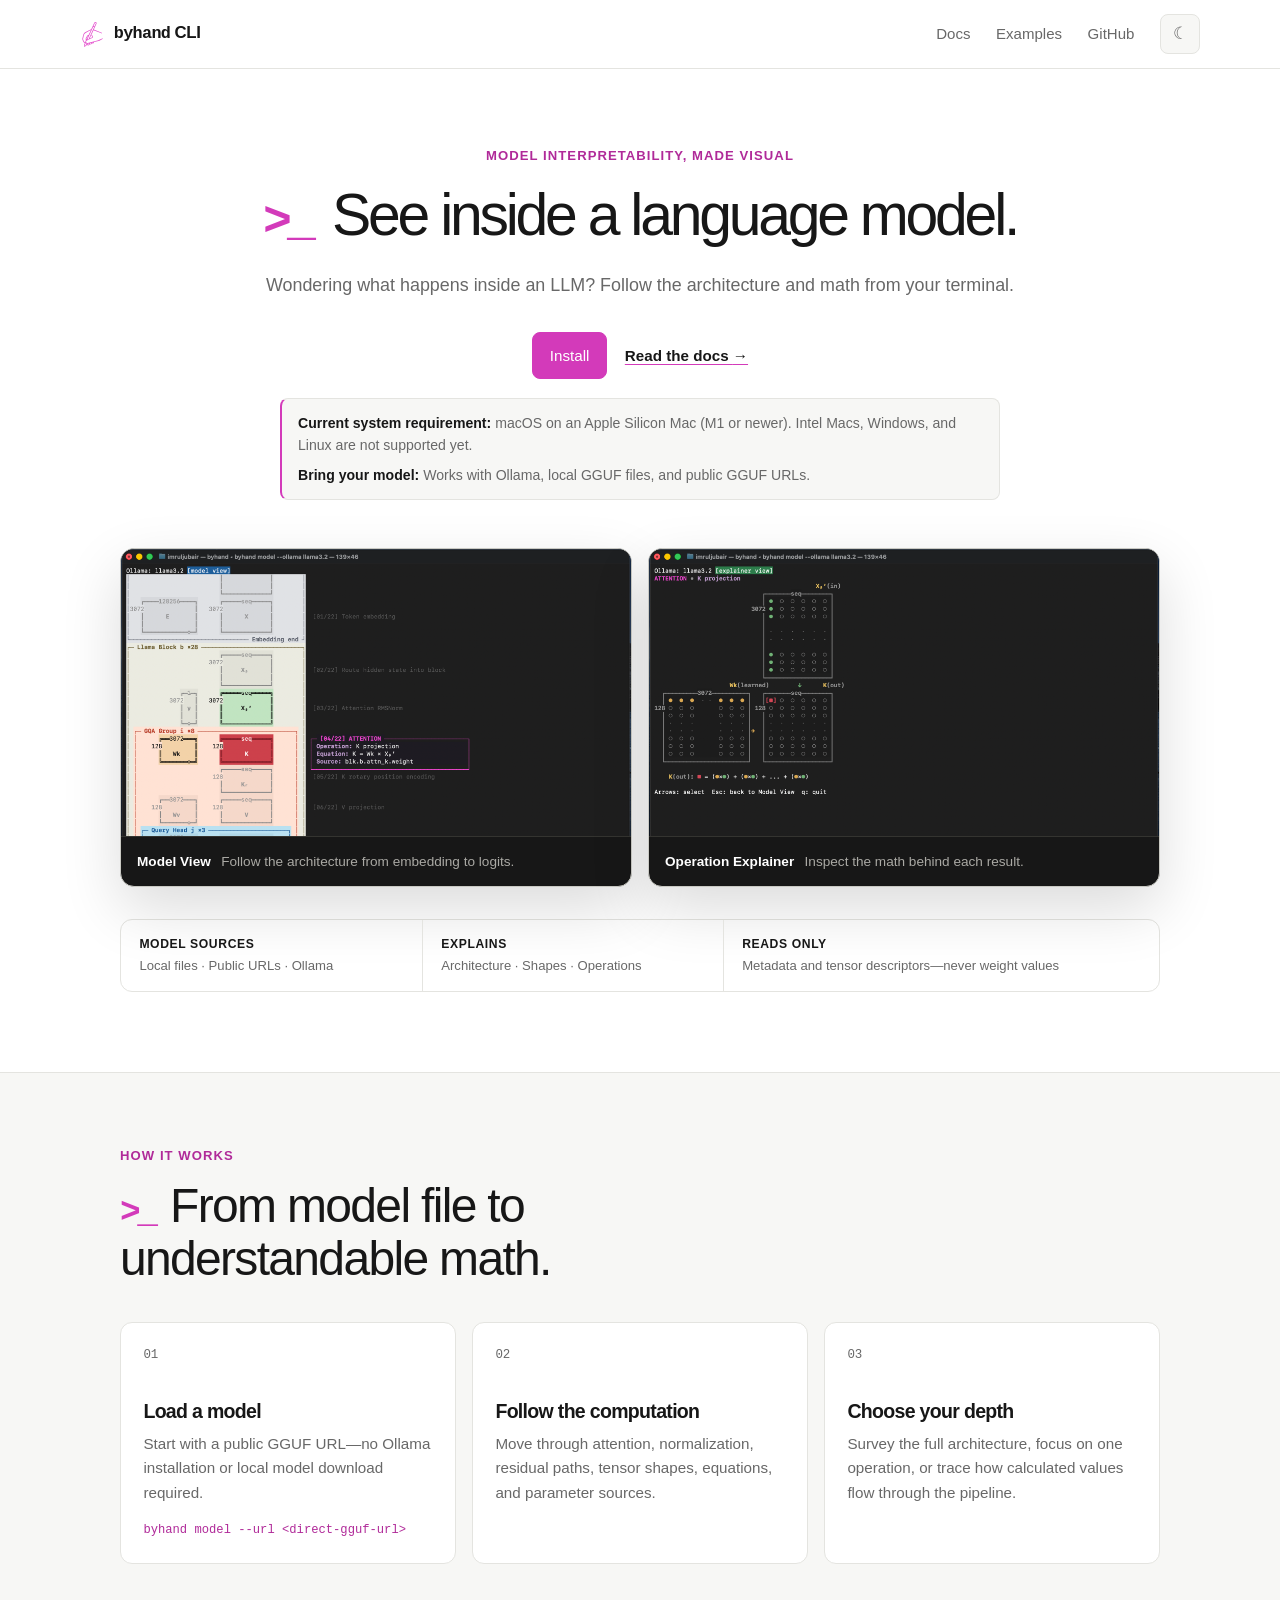
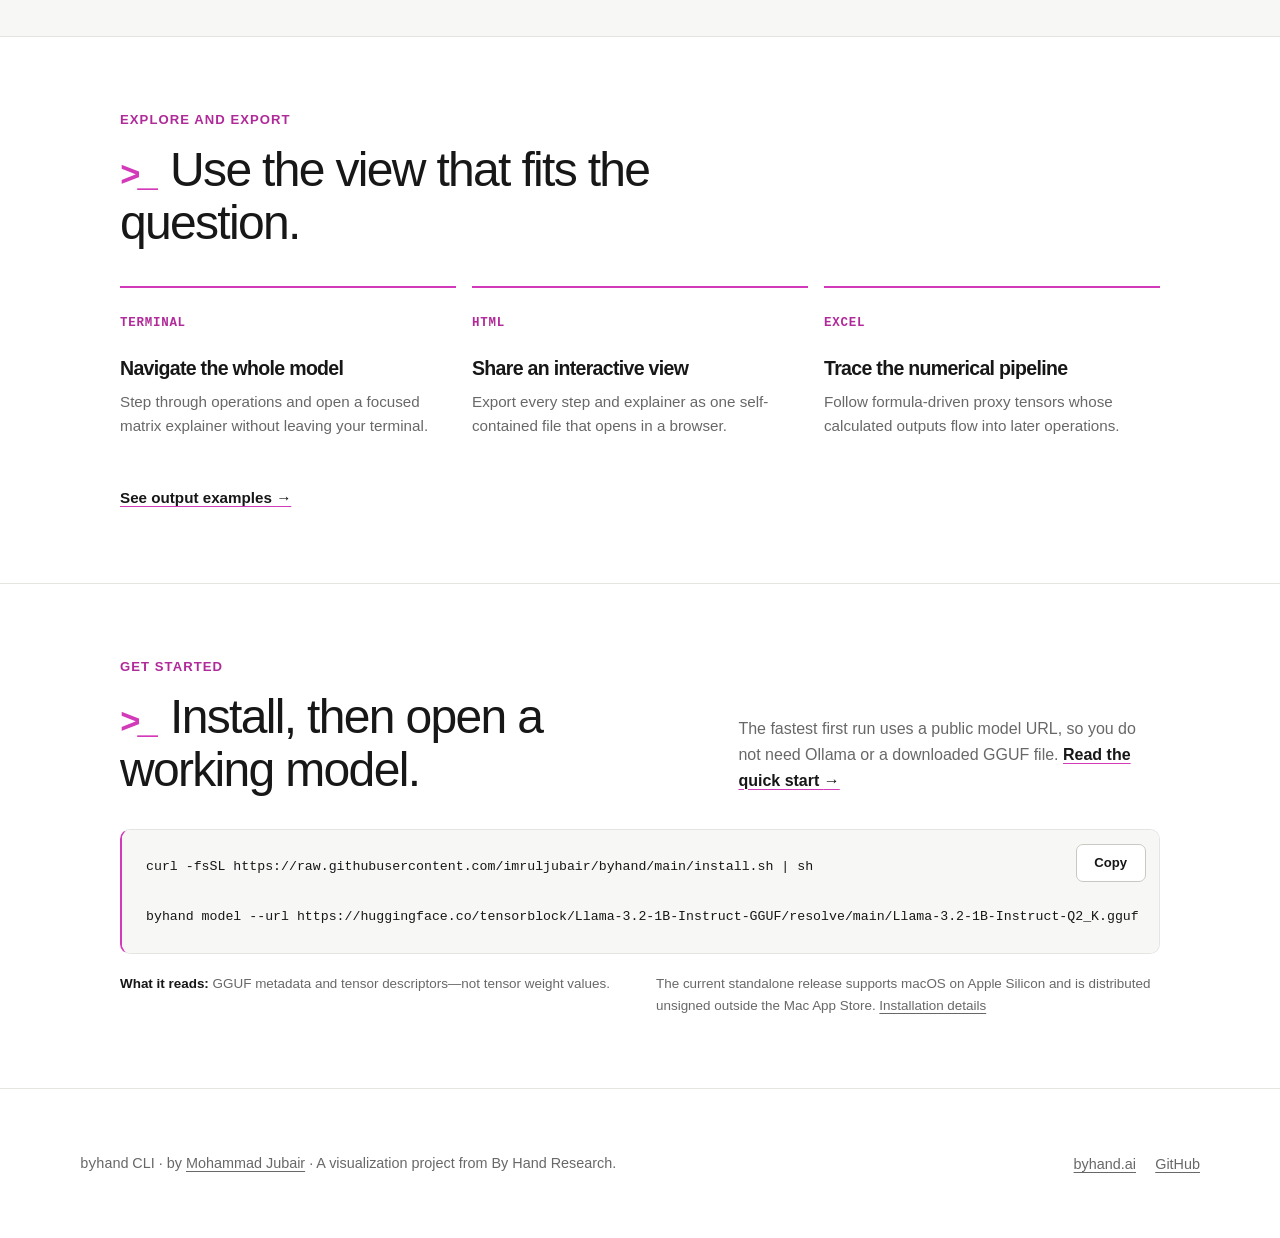
<file: docs/index.html>
<!doctype html>
<html lang="en">
  <head>
    <meta charset="utf-8">
    <meta name="viewport" content="width=device-width, initial-scale=1">
    <title>byhand CLI · See inside a language model</title>
    <link rel="icon" type="image/svg+xml" href="./assets/favicon.svg?v=2">
    <meta name="description" content="Explore how compatible GGUF language models work, operation by operation, from local files, public URLs, or Ollama.">
    <meta property="og:title" content="byhand CLI · See inside a language model">
    <meta property="og:description" content="Explore compatible GGUF language models from local files, public URLs, or Ollama—operation by operation.">
    <meta property="og:type" content="website">
    <meta property="og:url" content="https://imruljubair.github.io/byhand/">
    <meta property="og:image" content="https://imruljubair.github.io/byhand/assets/logo.png?v=2">
    <meta property="og:image:type" content="image/png">
    <meta property="og:image:width" content="889">
    <meta property="og:image:height" content="540">
    <meta property="og:image:alt" content="byhand CLI logo">
    <meta name="twitter:card" content="summary_large_image">
    <meta name="twitter:title" content="byhand CLI · See inside a language model">
    <meta name="twitter:description" content="Explore compatible GGUF language models from local files, public URLs, or Ollama—operation by operation.">
    <meta name="twitter:image" content="https://imruljubair.github.io/byhand/assets/logo.png?v=2">
    <meta name="twitter:image:alt" content="byhand CLI logo">
    <link rel="canonical" href="https://imruljubair.github.io/byhand/">
    <script src="./assets/theme.js"></script>
    <script src="./assets/home.js?v=1" defer></script>
    <link rel="stylesheet" href="./assets/styles.css?v=5">
  </head>
  <body class="home-page">
    <a class="skip-link" href="#main">Skip to content</a>
    <header class="site-header">
      <nav class="nav" aria-label="Primary navigation">
        <a class="brand" href="./" aria-current="page"><img class="brand-mark" src="./assets/favicon.svg?v=2" alt=""><span><span class="product-command">byhand</span> CLI</span></a>
        <div class="nav-links">
          <a href="./docs/">Docs</a>
          <a href="./examples/">Examples</a>
          <a href="https://github.com/imruljubair/byhand">GitHub</a>
          <button class="theme-toggle" type="button" aria-label="Switch theme" title="Switch theme"><span aria-hidden="true">◐</span></button>
        </div>
      </nav>
    </header>

    <main id="main">
      <section class="home-hero container" aria-labelledby="home-title">
        <div class="home-hero-copy">
          <p class="eyebrow">Model interpretability, made visual</p>
          <h1 id="home-title"><span class="terminal-prompt" aria-hidden="true">&gt;_</span> See inside a language model.</h1>
          <p class="home-hero-lead">Wondering what happens inside an LLM? Follow the architecture and math from your terminal.</p>
          <div class="home-actions">
            <a class="button" href="#install">Install</a>
            <a class="home-text-link" href="./docs/">Read the docs <span aria-hidden="true">→</span></a>
          </div>
          <div class="home-requirements">
            <p><strong>Current system requirement:</strong> macOS on an Apple Silicon Mac (M1 or newer). Intel Macs, Windows, and Linux are not supported yet.</p>
            <p><strong>Bring your model:</strong> Works with Ollama, local GGUF files, and public GGUF URLs.</p>
          </div>
        </div>

        <div class="home-product-proof" aria-label="byhand model visualization previews">
          <figure class="home-preview home-preview-model">
            <picture>
              <source srcset="./assets/2-preview.webp" type="image/webp">
              <img src="./assets/2.png" alt="byhand terminal view showing the operations and tensor shapes in a Llama model" width="1920" height="1080" decoding="async">
            </picture>
            <figcaption><span>Model View</span> Follow the architecture from embedding to logits.</figcaption>
          </figure>
          <figure class="home-preview home-preview-explainer">
            <picture>
              <source srcset="./assets/3-preview.webp" type="image/webp">
              <img src="./assets/3.png" alt="byhand Operation Explainer showing matrix operands, selected cells, dimensions, and equation" width="1920" height="1080" loading="lazy" decoding="async">
            </picture>
            <figcaption><span>Operation Explainer</span> Inspect the math behind each result.</figcaption>
          </figure>
        </div>

        <ul class="home-capabilities" aria-label="Model support and data access">
          <li><strong>Model sources</strong> Local files · Public URLs · Ollama</li>
          <li><strong>Explains</strong> Architecture · Shapes · Operations</li>
          <li><strong>Reads only</strong> Metadata and tensor descriptors—never weight values</li>
        </ul>
      </section>

      <section class="section home-how" aria-labelledby="how-title">
        <div class="container">
          <div class="home-section-heading">
            <p class="eyebrow">How it works</p>
            <h2 id="how-title" class="terminal-section-title">From model file to understandable math.</h2>
          </div>
          <div class="home-step-grid">
            <article class="home-step">
              <span class="card-number">01</span>
              <h3>Load a model</h3>
              <p>Start with a public GGUF URL—no Ollama installation or local model download required.</p>
              <code>byhand model --url &lt;direct-gguf-url&gt;</code>
            </article>
            <article class="home-step">
              <span class="card-number">02</span>
              <h3>Follow the computation</h3>
              <p>Move through attention, normalization, residual paths, tensor shapes, equations, and parameter sources.</p>
            </article>
            <article class="home-step">
              <span class="card-number">03</span>
              <h3>Choose your depth</h3>
              <p>Survey the full architecture, focus on one operation, or trace how calculated values flow through the pipeline.</p>
            </article>
          </div>
        </div>
      </section>

      <section class="section home-outputs" aria-labelledby="outputs-title">
        <div class="container">
          <div class="home-section-heading">
            <p class="eyebrow">Explore and export</p>
            <h2 id="outputs-title" class="terminal-section-title">Use the view that fits the question.</h2>
          </div>
          <div class="home-output-grid">
            <article>
              <span class="home-output-label">Terminal</span>
              <h3>Navigate the whole model</h3>
              <p>Step through operations and open a focused matrix explainer without leaving your terminal.</p>
            </article>
            <article>
              <span class="home-output-label">HTML</span>
              <h3>Share an interactive view</h3>
              <p>Export every step and explainer as one self-contained file that opens in a browser.</p>
            </article>
            <article>
              <span class="home-output-label">Excel</span>
              <h3>Trace the numerical pipeline</h3>
              <p>Follow formula-driven proxy tensors whose calculated outputs flow into later operations.</p>
            </article>
          </div>
          <a class="home-inline-link" href="./examples/">See output examples <span aria-hidden="true">→</span></a>
        </div>
      </section>

      <section class="section home-install" id="install" aria-labelledby="install-title">
        <div class="container">
          <div class="home-install-heading">
            <div>
              <p class="eyebrow">Get started</p>
              <h2 id="install-title" class="terminal-section-title">Install, then open a working model.</h2>
            </div>
            <p>The fastest first run uses a public model URL, so you do not need Ollama or a downloaded GGUF file. <a href="./docs/#quick-start">Read the quick start <span aria-hidden="true">→</span></a></p>
          </div>
          <div class="home-command" data-copy-command>
            <pre aria-label="Installation and first model command"><code>curl -fsSL https://raw.githubusercontent.com/imruljubair/byhand/main/install.sh | sh

byhand model --url https://huggingface.co/tensorblock/Llama-3.2-1B-Instruct-GGUF/resolve/main/Llama-3.2-1B-Instruct-Q2_K.gguf</code></pre>
            <button class="copy-button" type="button" data-copy-button aria-label="Copy installation and example commands">Copy</button>
          </div>
          <div class="home-install-footer">
            <p><strong>What it reads:</strong> GGUF metadata and tensor descriptors—not tensor weight values.</p>
            <p>The current standalone release supports macOS on Apple Silicon and is distributed unsigned outside the Mac App Store. <a href="./docs/#requirements">Installation details</a></p>
          </div>
        </div>
      </section>
    </main>

    <footer class="site-footer">
      <div class="container footer-inner">
        <span><span class="product-command">byhand</span> CLI · by <a href="https://imruljubair.github.io/">Mohammad Jubair</a> · A visualization project from By Hand Research.</span>
        <div class="footer-links">
          <a href="https://www.byhand.ai/">byhand.ai</a>
          <a href="https://github.com/imruljubair/byhand">GitHub</a>
        </div>
      </div>
    </footer>
    <!-- Cloudflare Web Analytics -->
    <script type="module" src="https://static.cloudflareinsights.com/beacon.min.js" data-cf-beacon='{"token":"f7c7f306fe4d4e5ab7719d8db7f4a80e"}'></script>
    <!-- End Cloudflare Web Analytics -->
  </body>
</html>
</file>
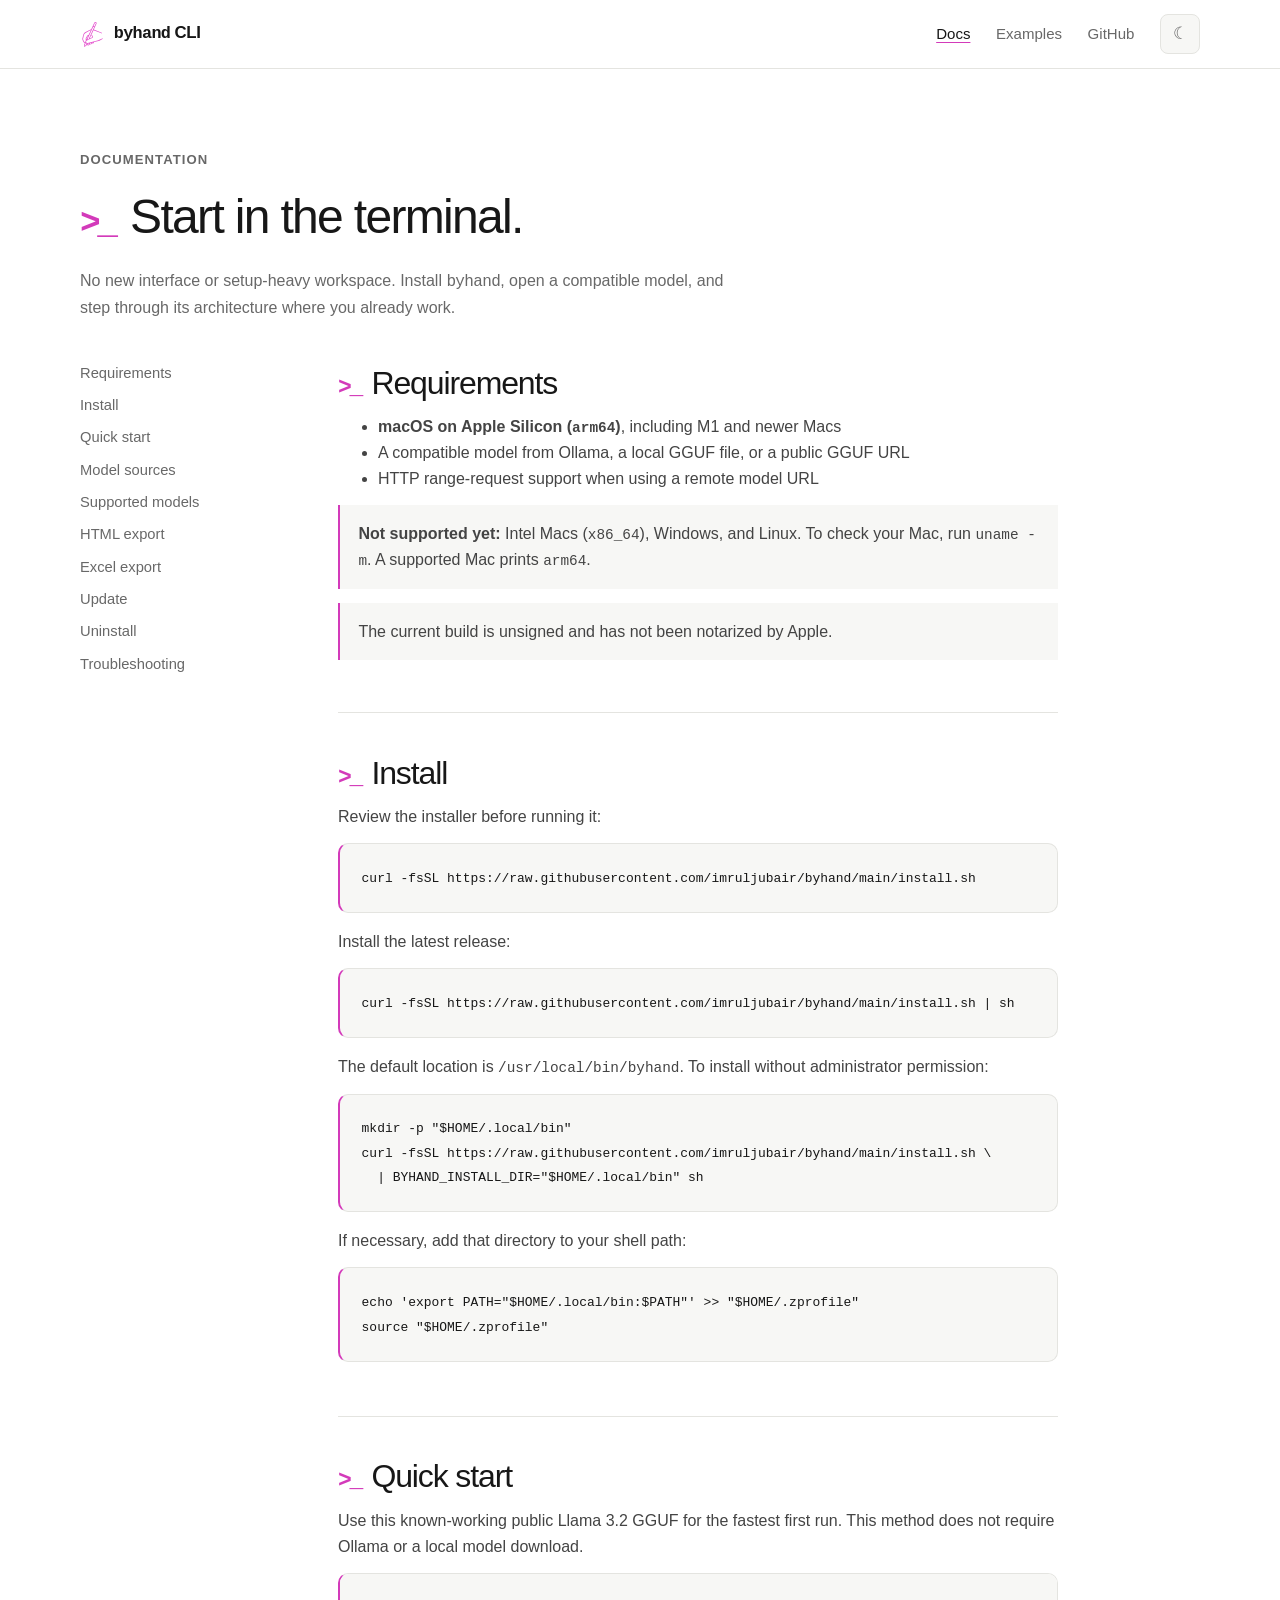
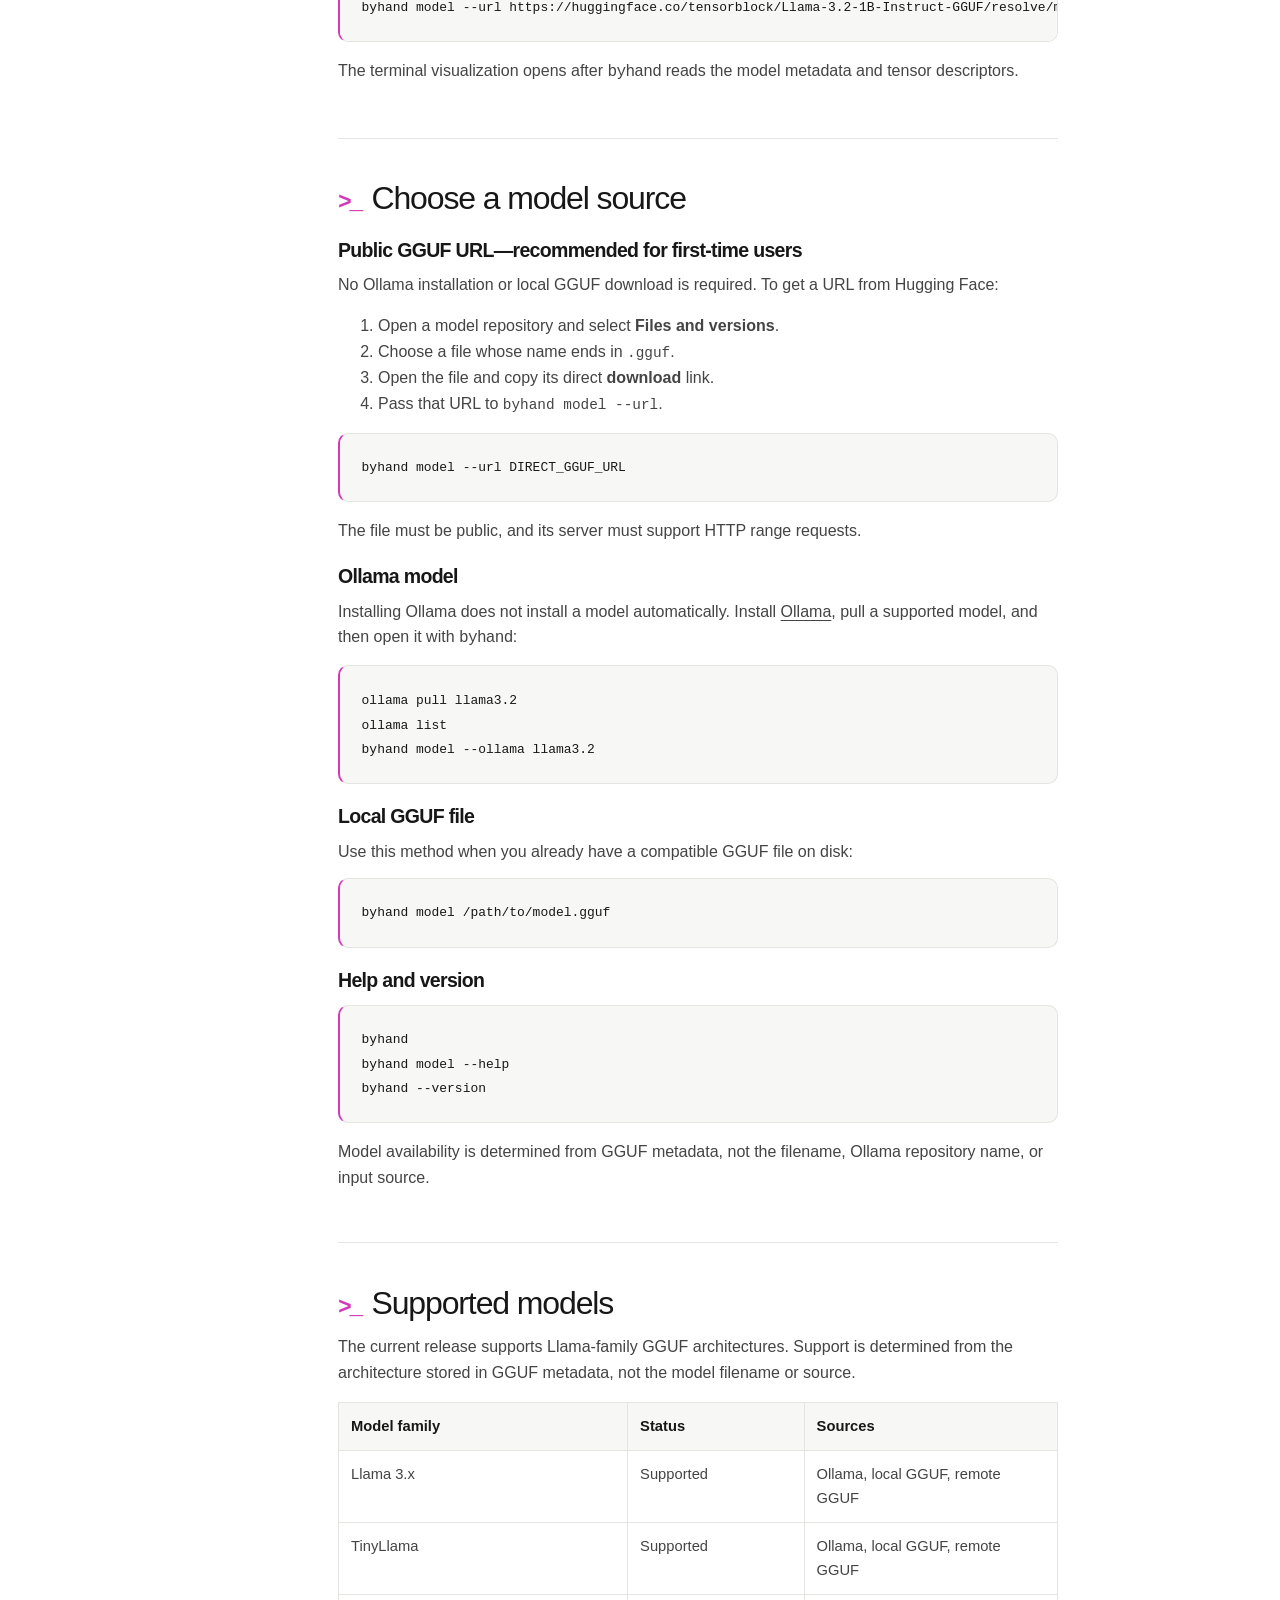
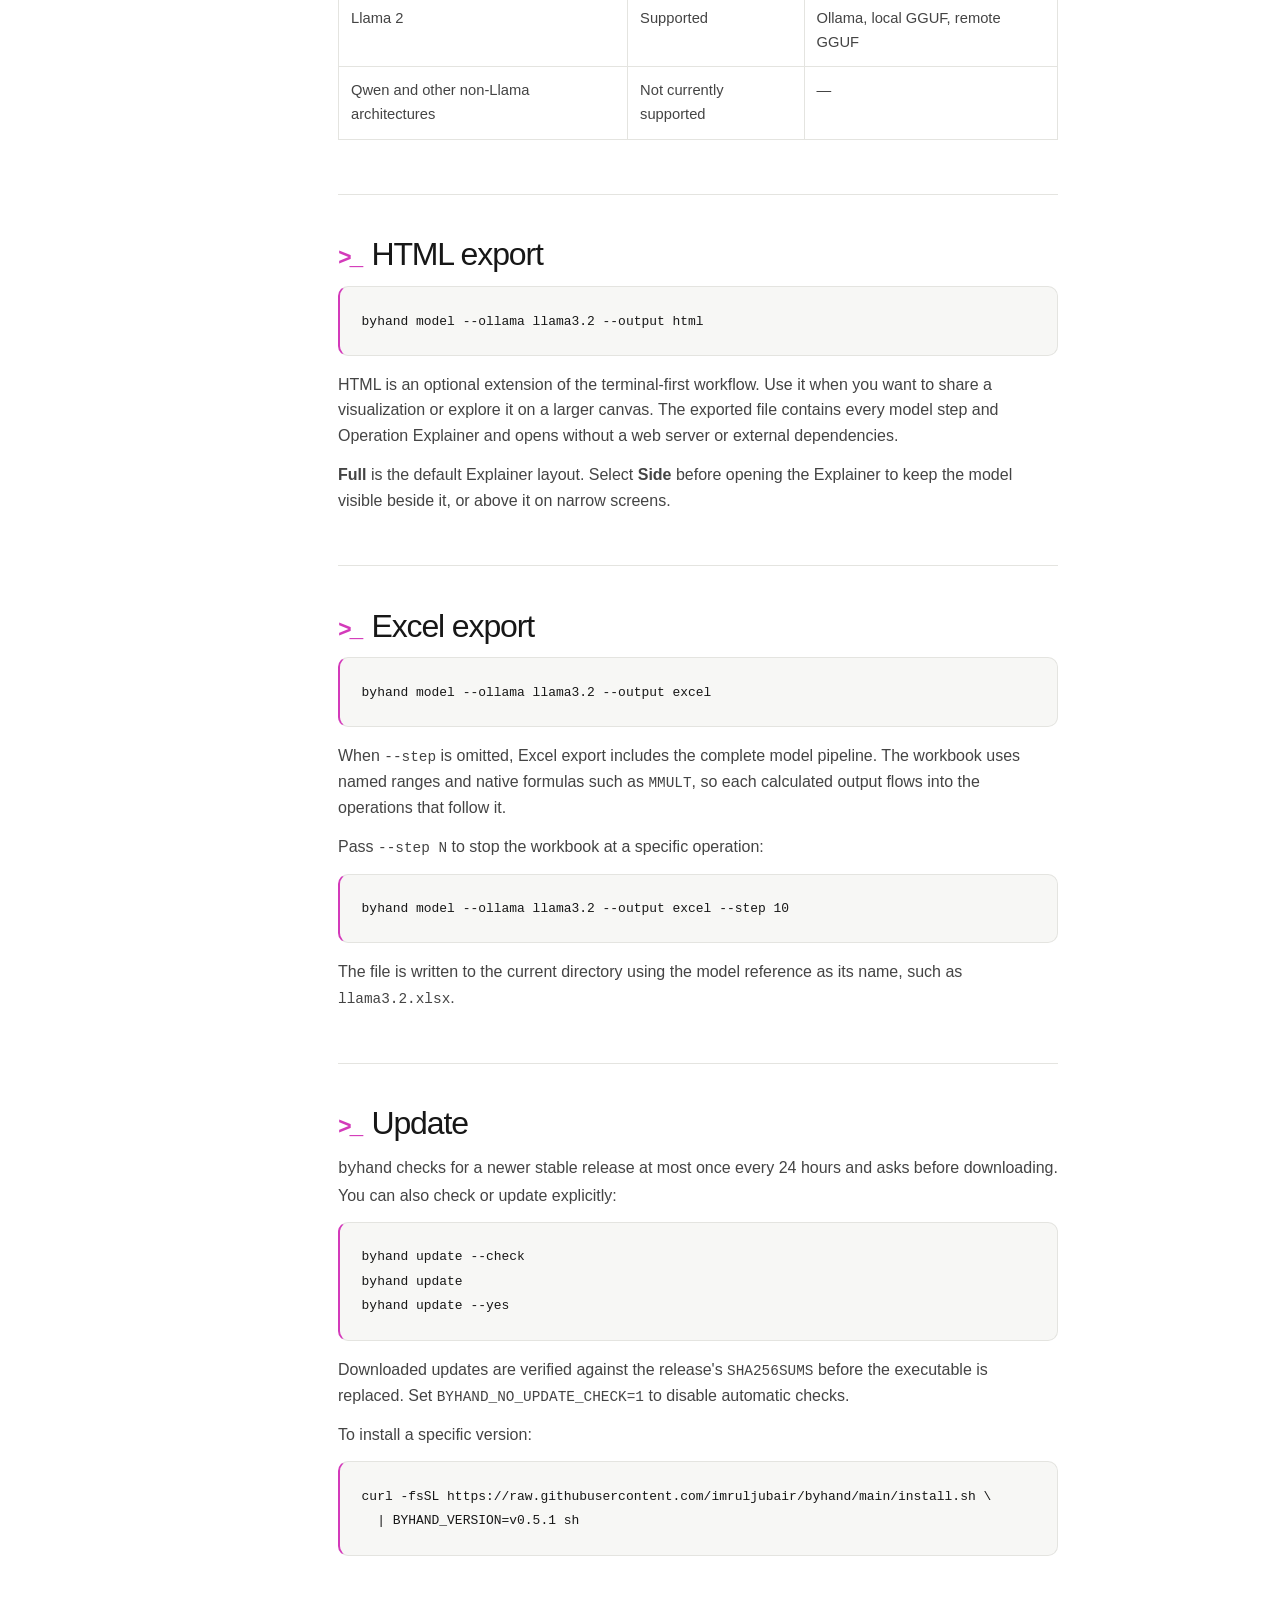
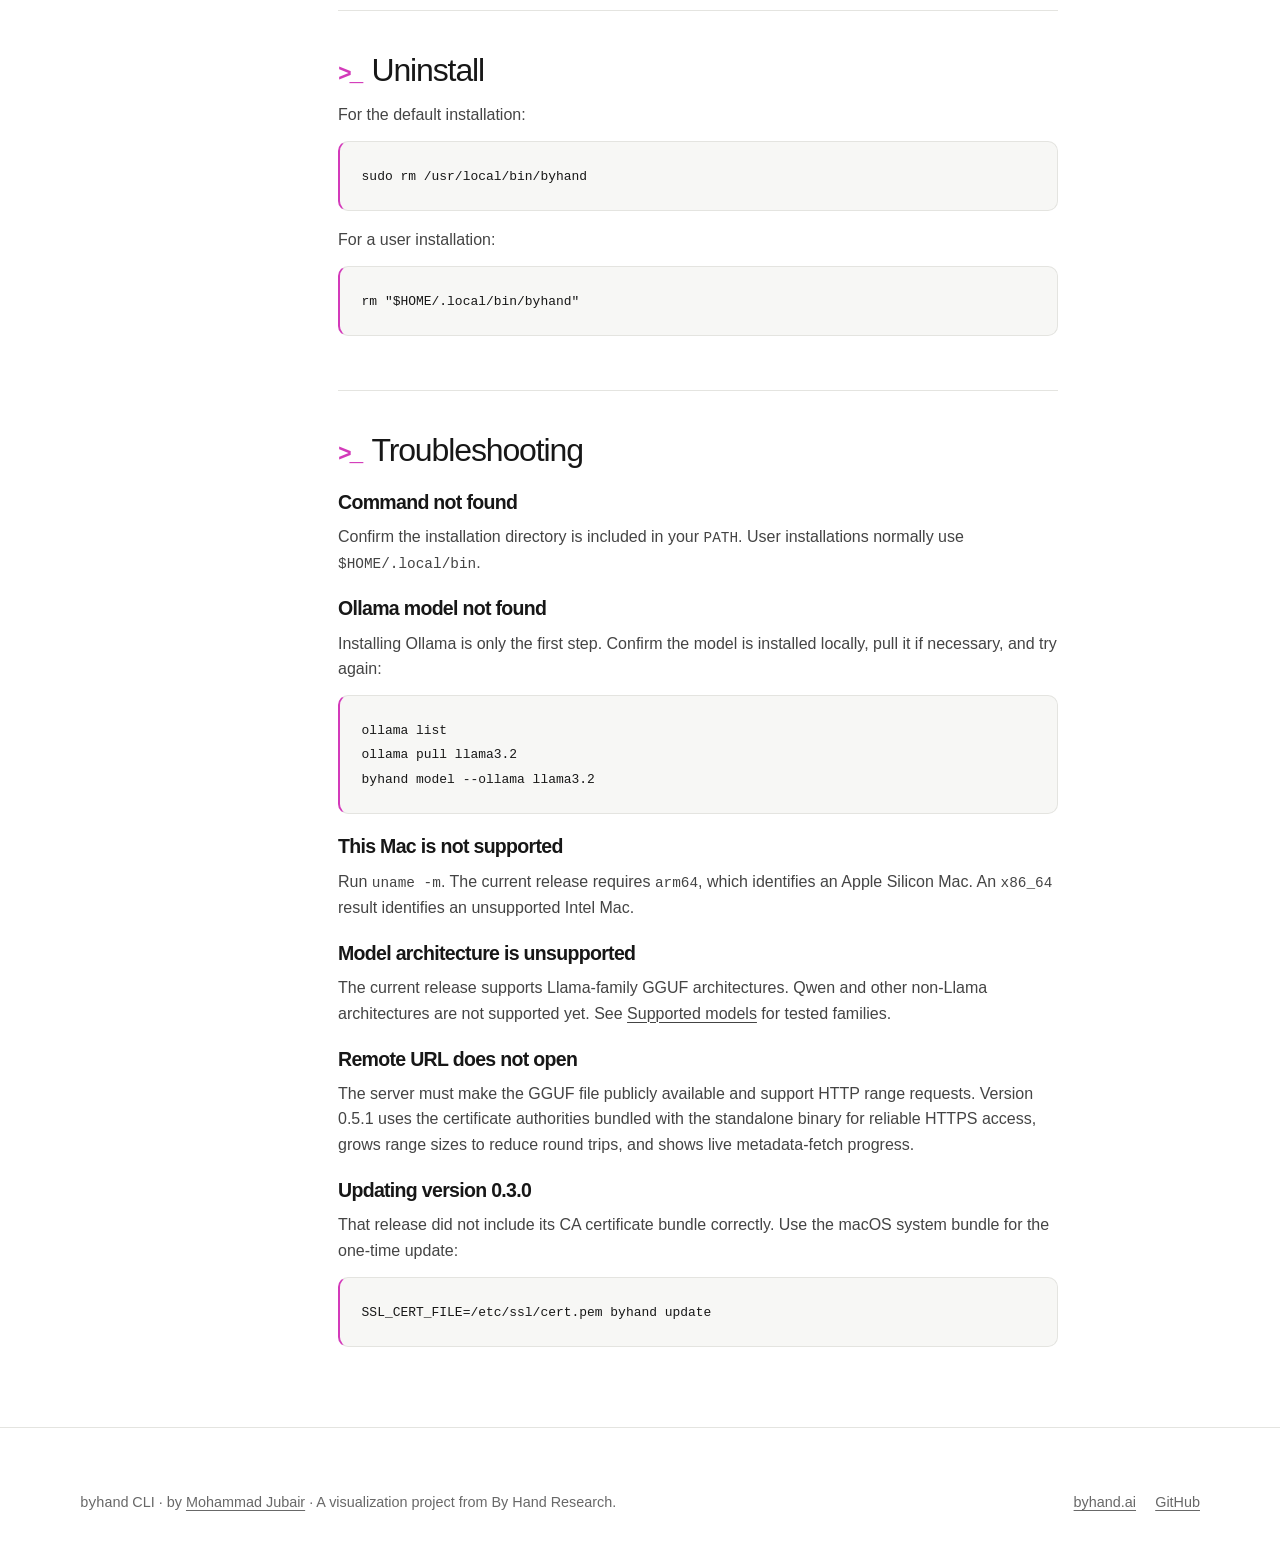
<file: docs/docs/index.html>
<!doctype html>
<html lang="en">
  <head>
    <meta charset="utf-8">
    <meta name="viewport" content="width=device-width, initial-scale=1">
    <title>Docs · byhand CLI</title>
    <link rel="icon" type="image/svg+xml" href="../assets/favicon.svg?v=2">
    <meta name="description" content="Install and use byhand CLI with Ollama, local GGUF files, public model URLs, and HTML or Excel export.">
    <meta property="og:title" content="Docs · byhand CLI">
    <meta property="og:description" content="Install and use byhand with Ollama, local GGUF files, public model URLs, and HTML or Excel export.">
    <meta property="og:type" content="website">
    <meta property="og:url" content="https://imruljubair.github.io/byhand/docs/">
    <meta property="og:image" content="https://imruljubair.github.io/byhand/assets/logo.png?v=2">
    <meta property="og:image:type" content="image/png">
    <meta property="og:image:width" content="889">
    <meta property="og:image:height" content="540">
    <meta property="og:image:alt" content="byhand CLI logo">
    <meta name="twitter:card" content="summary_large_image">
    <meta name="twitter:title" content="Docs · byhand CLI">
    <meta name="twitter:description" content="Install and use byhand with Ollama, local GGUF files, public model URLs, and HTML or Excel export.">
    <meta name="twitter:image" content="https://imruljubair.github.io/byhand/assets/logo.png?v=2">
    <meta name="twitter:image:alt" content="byhand CLI logo">
    <link rel="canonical" href="https://imruljubair.github.io/byhand/docs/">
    <script src="../assets/theme.js"></script>
    <link rel="stylesheet" href="../assets/styles.css">
  </head>
  <body>
    <a class="skip-link" href="#main">Skip to content</a>
    <header class="site-header">
      <nav class="nav" aria-label="Primary navigation">
        <a class="brand" href="../"><img class="brand-mark" src="../assets/favicon.svg?v=2" alt=""><span><span class="product-command">byhand</span> CLI</span></a>
        <div class="nav-links">
          <a href="./" aria-current="page">Docs</a>
          <a href="../examples/">Examples</a>
          <a href="https://github.com/imruljubair/byhand">GitHub</a>
          <button class="theme-toggle" type="button" aria-label="Switch theme" title="Switch theme"><span aria-hidden="true">◐</span></button>
        </div>
      </nav>
    </header>

    <main id="main" class="container docs-page">
      <header class="page-intro">
        <p class="eyebrow">Documentation</p>
        <h1 class="terminal-page-title">Start in the terminal.</h1>
        <p class="lead" style="margin-left: 0">No new interface or setup-heavy workspace. Install <span class="product-command">byhand</span>, open a compatible model, and step through its architecture where you already work.</p>
      </header>

      <div class="docs-layout">
        <nav class="docs-nav" aria-label="Documentation sections">
          <a href="#requirements">Requirements</a>
          <a href="#install">Install</a>
          <a href="#quick-start">Quick start</a>
          <a href="#model-sources">Model sources</a>
          <a href="#supported-models">Supported models</a>
          <a href="#html-export">HTML export</a>
          <a href="#excel-export">Excel export</a>
          <a href="#update">Update</a>
          <a href="#uninstall">Uninstall</a>
          <a href="#troubleshooting">Troubleshooting</a>
        </nav>

        <article class="prose">
          <section id="requirements">
            <h2>Requirements</h2>
            <ul>
              <li><strong>macOS on Apple Silicon (<code>arm64</code>)</strong>, including M1 and newer Macs</li>
              <li>A compatible model from Ollama, a local GGUF file, or a public GGUF URL</li>
              <li>HTTP range-request support when using a remote model URL</li>
            </ul>
            <p class="note"><strong>Not supported yet:</strong> Intel Macs (<code>x86_64</code>), Windows, and Linux. To check your Mac, run <code>uname -m</code>. A supported Mac prints <code>arm64</code>.</p>
            <p class="note">The current build is unsigned and has not been notarized by Apple.</p>
          </section>

          <section id="install">
            <h2>Install</h2>
            <p>Review the installer before running it:</p>
            <pre><code>curl -fsSL https://raw.githubusercontent.com/imruljubair/byhand/main/install.sh</code></pre>
            <p>Install the latest release:</p>
            <pre><code>curl -fsSL https://raw.githubusercontent.com/imruljubair/byhand/main/install.sh | sh</code></pre>
            <p>The default location is <code>/usr/local/bin/byhand</code>. To install without administrator permission:</p>
            <pre><code>mkdir -p "$HOME/.local/bin"
curl -fsSL https://raw.githubusercontent.com/imruljubair/byhand/main/install.sh \
  | BYHAND_INSTALL_DIR="$HOME/.local/bin" sh</code></pre>
            <p>If necessary, add that directory to your shell path:</p>
            <pre><code>echo 'export PATH="$HOME/.local/bin:$PATH"' &gt;&gt; "$HOME/.zprofile"
source "$HOME/.zprofile"</code></pre>
          </section>

          <section id="quick-start">
            <h2>Quick start</h2>
            <p>Use this known-working public Llama 3.2 GGUF for the fastest first run. This method does not require Ollama or a local model download.</p>
            <pre><code>byhand model --url https://huggingface.co/tensorblock/Llama-3.2-1B-Instruct-GGUF/resolve/main/Llama-3.2-1B-Instruct-Q2_K.gguf</code></pre>
            <p>The terminal visualization opens after <span class="product-command">byhand</span> reads the model metadata and tensor descriptors.</p>
          </section>

          <section id="model-sources">
            <h2>Choose a model source</h2>
            <h3>Public GGUF URL—recommended for first-time users</h3>
            <p>No Ollama installation or local GGUF download is required. To get a URL from Hugging Face:</p>
            <ol>
              <li>Open a model repository and select <strong>Files and versions</strong>.</li>
              <li>Choose a file whose name ends in <code>.gguf</code>.</li>
              <li>Open the file and copy its direct <strong>download</strong> link.</li>
              <li>Pass that URL to <code>byhand model --url</code>.</li>
            </ol>
            <pre><code>byhand model --url DIRECT_GGUF_URL</code></pre>
            <p>The file must be public, and its server must support HTTP range requests.</p>

            <h3>Ollama model</h3>
            <p>Installing Ollama does not install a model automatically. Install <a href="https://ollama.com/">Ollama</a>, pull a supported model, and then open it with <span class="product-command">byhand</span>:</p>
            <pre><code>ollama pull llama3.2
ollama list
byhand model --ollama llama3.2</code></pre>

            <h3>Local GGUF file</h3>
            <p>Use this method when you already have a compatible GGUF file on disk:</p>
            <pre><code>byhand model /path/to/model.gguf</code></pre>

            <h3>Help and version</h3>
            <pre><code>byhand
byhand model --help
byhand --version</code></pre>
            <p>Model availability is determined from GGUF metadata, not the filename, Ollama repository name, or input source.</p>
          </section>

          <section id="supported-models">
            <h2>Supported models</h2>
            <p>The current release supports Llama-family GGUF architectures. Support is determined from the architecture stored in GGUF metadata, not the model filename or source.</p>
            <table>
              <thead>
                <tr><th scope="col">Model family</th><th scope="col">Status</th><th scope="col">Sources</th></tr>
              </thead>
              <tbody>
                <tr><td>Llama 3.x</td><td>Supported</td><td>Ollama, local GGUF, remote GGUF</td></tr>
                <tr><td>TinyLlama</td><td>Supported</td><td>Ollama, local GGUF, remote GGUF</td></tr>
                <tr><td>Llama 2</td><td>Supported</td><td>Ollama, local GGUF, remote GGUF</td></tr>
                <tr><td>Qwen and other non-Llama architectures</td><td>Not currently supported</td><td>—</td></tr>
              </tbody>
            </table>
          </section>

          <section id="html-export">
            <h2>HTML export</h2>
            <pre><code>byhand model --ollama llama3.2 --output html</code></pre>
            <p>HTML is an optional extension of the terminal-first workflow. Use it when you want to share a visualization or explore it on a larger canvas. The exported file contains every model step and Operation Explainer and opens without a web server or external dependencies.</p>
            <p><strong>Full</strong> is the default Explainer layout. Select <strong>Side</strong> before opening the Explainer to keep the model visible beside it, or above it on narrow screens.</p>
          </section>

          <section id="excel-export">
            <h2>Excel export</h2>
            <pre><code>byhand model --ollama llama3.2 --output excel</code></pre>
            <p>When <code>--step</code> is omitted, Excel export includes the complete model pipeline. The workbook uses named ranges and native formulas such as <code>MMULT</code>, so each calculated output flows into the operations that follow it.</p>
            <p>Pass <code>--step N</code> to stop the workbook at a specific operation:</p>
            <pre><code>byhand model --ollama llama3.2 --output excel --step 10</code></pre>
            <p>The file is written to the current directory using the model reference as its name, such as <code>llama3.2.xlsx</code>.</p>
          </section>

          <section id="update">
            <h2>Update</h2>
            <p><span class="product-command">byhand</span> checks for a newer stable release at most once every 24 hours and asks before downloading. You can also check or update explicitly:</p>
            <pre><code>byhand update --check
byhand update
byhand update --yes</code></pre>
            <p>Downloaded updates are verified against the release's <code>SHA256SUMS</code> before the executable is replaced. Set <code>BYHAND_NO_UPDATE_CHECK=1</code> to disable automatic checks.</p>
            <p>To install a specific version:</p>
            <pre><code>curl -fsSL https://raw.githubusercontent.com/imruljubair/byhand/main/install.sh \
  | BYHAND_VERSION=v0.5.1 sh</code></pre>
          </section>

          <section id="uninstall">
            <h2>Uninstall</h2>
            <p>For the default installation:</p>
            <pre><code>sudo rm /usr/local/bin/byhand</code></pre>
            <p>For a user installation:</p>
            <pre><code>rm "$HOME/.local/bin/byhand"</code></pre>
          </section>

          <section id="troubleshooting">
            <h2>Troubleshooting</h2>
            <h3>Command not found</h3>
            <p>Confirm the installation directory is included in your <code>PATH</code>. User installations normally use <code>$HOME/.local/bin</code>.</p>
            <h3>Ollama model not found</h3>
            <p>Installing Ollama is only the first step. Confirm the model is installed locally, pull it if necessary, and try again:</p>
            <pre><code>ollama list
ollama pull llama3.2
byhand model --ollama llama3.2</code></pre>
            <h3>This Mac is not supported</h3>
            <p>Run <code>uname -m</code>. The current release requires <code>arm64</code>, which identifies an Apple Silicon Mac. An <code>x86_64</code> result identifies an unsupported Intel Mac.</p>
            <h3>Model architecture is unsupported</h3>
            <p>The current release supports Llama-family GGUF architectures. Qwen and other non-Llama architectures are not supported yet. See <a href="#supported-models">Supported models</a> for tested families.</p>
            <h3>Remote URL does not open</h3>
            <p>The server must make the GGUF file publicly available and support HTTP range requests. Version 0.5.1 uses the certificate authorities bundled with the standalone binary for reliable HTTPS access, grows range sizes to reduce round trips, and shows live metadata-fetch progress.</p>
            <h3>Updating version 0.3.0</h3>
            <p>That release did not include its CA certificate bundle correctly. Use the macOS system bundle for the one-time update:</p>
            <pre><code>SSL_CERT_FILE=/etc/ssl/cert.pem byhand update</code></pre>
          </section>
        </article>
      </div>
    </main>

    <footer class="site-footer">
      <div class="container footer-inner">
        <span><span class="product-command">byhand</span> CLI · by <a href="https://imruljubair.github.io/">Mohammad Jubair</a> · A visualization project from By Hand Research.</span>
        <div class="footer-links">
          <a href="https://www.byhand.ai/">byhand.ai</a>
          <a href="https://github.com/imruljubair/byhand">GitHub</a>
        </div>
      </div>
    </footer>
    <!-- Cloudflare Web Analytics -->
    <script type="module" src="https://static.cloudflareinsights.com/beacon.min.js" data-cf-beacon='{"token":"f7c7f306fe4d4e5ab7719d8db7f4a80e"}'></script>
    <!-- End Cloudflare Web Analytics -->
  </body>
</html>
</file>
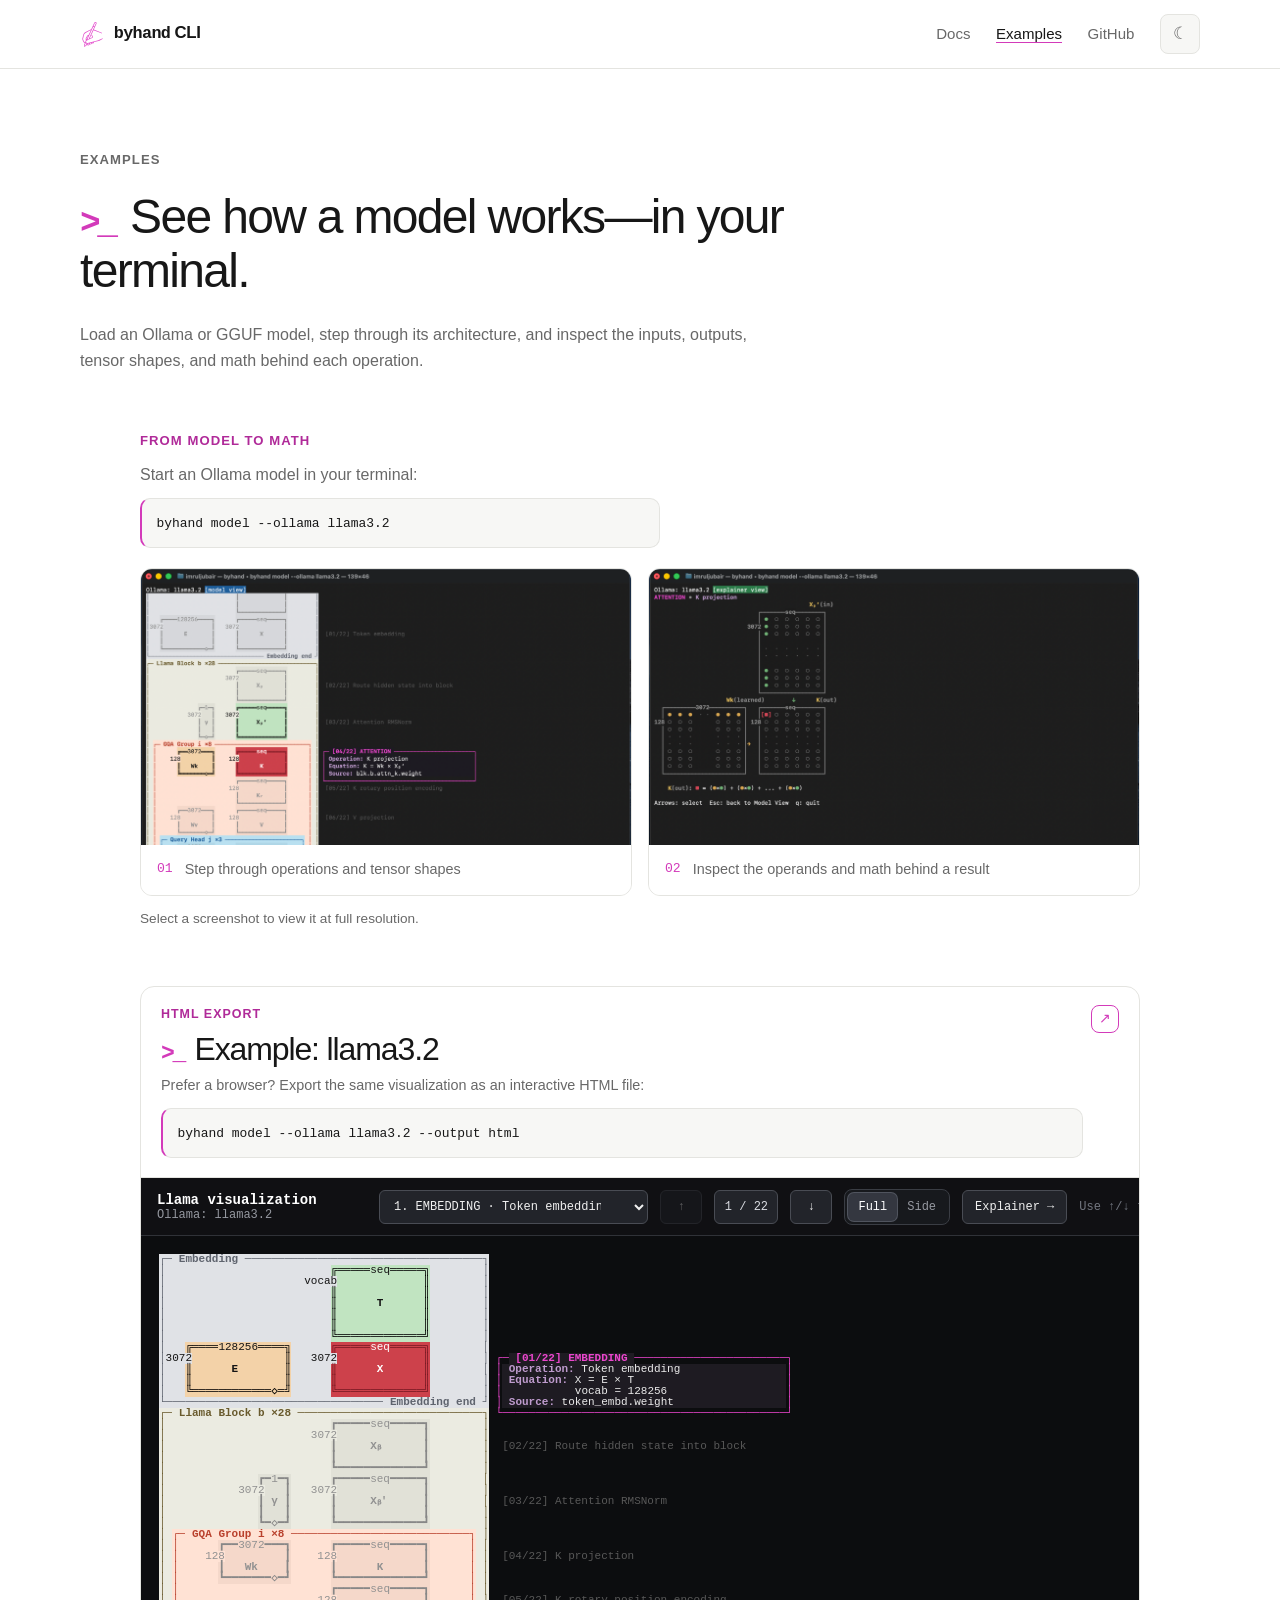
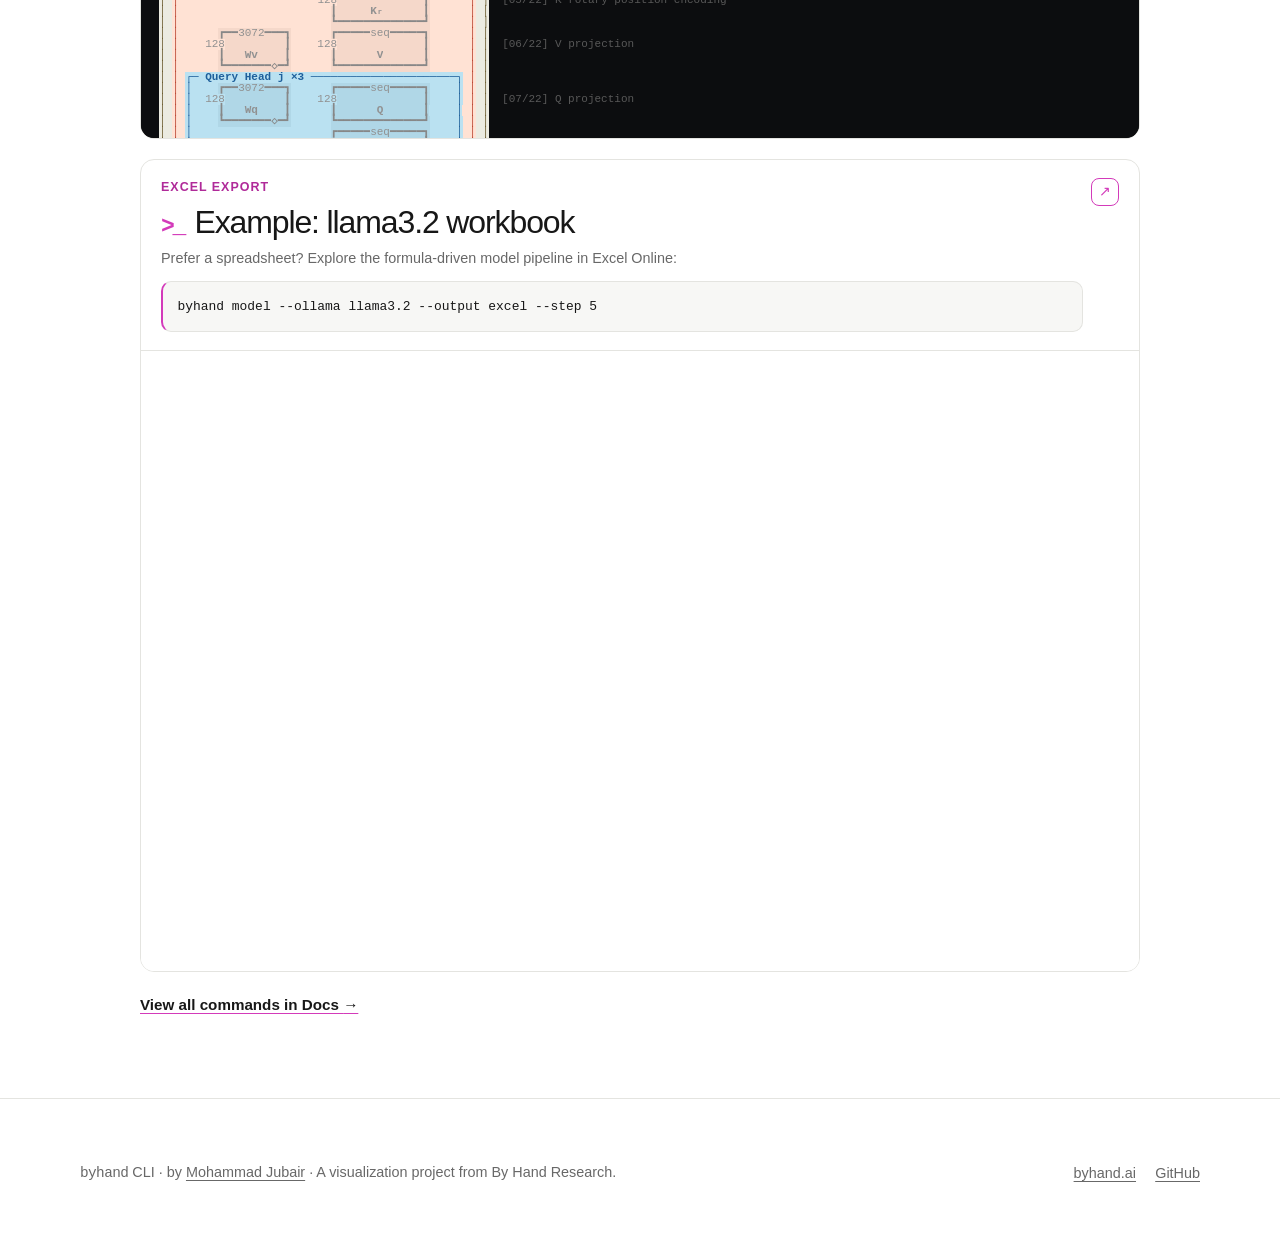
<file: docs/examples/index.html>
<!doctype html>
<html lang="en">
  <head>
    <meta charset="utf-8">
    <meta name="viewport" content="width=device-width, initial-scale=1">
    <title>Examples · byhand CLI</title>
    <link rel="icon" type="image/svg+xml" href="../assets/favicon.svg?v=2">
    <meta name="description" content="Explore the byhand CLI terminal workflow and an interactive HTML export.">
    <meta property="og:title" content="Examples · byhand CLI">
    <meta property="og:description" content="Explore the byhand CLI terminal workflow and an interactive HTML export.">
    <meta property="og:type" content="website">
    <meta property="og:url" content="https://imruljubair.github.io/byhand/examples/">
    <meta property="og:image" content="https://imruljubair.github.io/byhand/assets/logo.png?v=2">
    <meta property="og:image:type" content="image/png">
    <meta property="og:image:width" content="889">
    <meta property="og:image:height" content="540">
    <meta property="og:image:alt" content="byhand CLI logo">
    <meta name="twitter:card" content="summary_large_image">
    <meta name="twitter:title" content="Examples · byhand CLI">
    <meta name="twitter:description" content="Explore the byhand CLI terminal workflow and an interactive HTML export.">
    <meta name="twitter:image" content="https://imruljubair.github.io/byhand/assets/logo.png?v=2">
    <meta name="twitter:image:alt" content="byhand CLI logo">
    <link rel="canonical" href="https://imruljubair.github.io/byhand/examples/">
    <script src="../assets/theme.js"></script>
    <link rel="stylesheet" href="../assets/styles.css">
  </head>
  <body>
    <a class="skip-link" href="#main">Skip to content</a>
    <header class="site-header">
      <nav class="nav" aria-label="Primary navigation">
        <a class="brand" href="../"><img class="brand-mark" src="../assets/favicon.svg?v=2" alt=""><span><span class="product-command">byhand</span> CLI</span></a>
        <div class="nav-links">
          <a href="../docs/">Docs</a>
          <a href="./" aria-current="page">Examples</a>
          <a href="https://github.com/imruljubair/byhand">GitHub</a>
          <button class="theme-toggle" type="button" aria-label="Switch theme" title="Switch theme"><span aria-hidden="true">◐</span></button>
        </div>
      </nav>
    </header>

    <main id="main" class="container">
      <header class="page-intro">
        <p class="eyebrow">Examples</p>
        <h1 class="terminal-page-title">See how a model works—in your terminal.</h1>
        <p class="lead" style="margin-left: 0">Load an Ollama or GGUF model, step through its architecture, and inspect the inputs, outputs, tensor shapes, and math behind each operation.</p>
      </header>

      <section class="visual-tour" aria-label="From model to math">
        <div class="visual-tour-heading">
          <p class="eyebrow">From model to math</p>
          <p class="visual-tour-intro">Start an Ollama model in your terminal:</p>
          <pre class="visual-tour-command"><code>byhand model --ollama llama3.2</code></pre>
        </div>

        <div class="screenshot-grid">
          <figure class="screenshot-card screenshot-step-2">
            <a class="screenshot-image-link" href="../assets/2.png" aria-label="Open the model view screenshot at full resolution">
              <picture>
                <source srcset="../assets/2-preview.webp" type="image/webp">
                <img src="../assets/2.png" width="2000" height="1125" loading="lazy" decoding="async" alt="byhand model view for Llama 3.2 showing tensor shapes, grouped attention blocks, and the selected K projection">
              </picture>
            </a>
            <figcaption><span>01</span> Step through operations and tensor shapes</figcaption>
          </figure>

          <figure class="screenshot-card screenshot-step-3">
            <a class="screenshot-image-link" href="../assets/3.png" aria-label="Open the operation explainer screenshot at full resolution">
              <picture>
                <source srcset="../assets/3-preview.webp" type="image/webp">
                <img src="../assets/3.png" width="2000" height="1125" loading="lazy" decoding="async" alt="byhand operation explainer for the Llama 3.2 K projection showing its input, learned weights, output, and matrix multiplication">
              </picture>
            </a>
            <figcaption><span>02</span> Inspect the operands and math behind a result</figcaption>
          </figure>
        </div>
        <p class="screenshot-hint">Select a screenshot to view it at full resolution.</p>
      </section>

      <section class="example-shell" aria-labelledby="llama-example-title">
        <div class="example-header">
          <div class="example-heading-copy">
            <p class="eyebrow">HTML export</p>
            <h2 id="llama-example-title">Example: llama3.2</h2>
            <p>Prefer a browser? Export the same visualization as an interactive HTML file:</p>
            <pre class="example-export-command"><code>byhand model --ollama llama3.2 --output html</code></pre>
          </div>
          <a class="button button-secondary example-open-button" href="./llama3.2.html" target="_blank" rel="noopener noreferrer" aria-label="Open example in a new tab" title="Open example in a new tab"><span aria-hidden="true">↗</span></a>
        </div>
        <div class="example-viewport">
          <iframe class="example-frame" src="./llama3.2.html?embedded=1" loading="lazy" title="Interactive Llama 3.2 model visualization"></iframe>
        </div>
      </section>

      <section class="example-shell" aria-labelledby="llama-excel-example-title">
        <div class="example-header">
          <div class="example-heading-copy">
            <p class="eyebrow">Excel export</p>
            <h2 id="llama-excel-example-title">Example: llama3.2 workbook</h2>
            <p>Prefer a spreadsheet? Explore the formula-driven model pipeline in Excel Online:</p>
            <pre class="example-export-command"><code>byhand model --ollama llama3.2 --output excel --step 5</code></pre>
          </div>
          <a class="button button-secondary example-open-button" href="https://1drv.ms/x/c/4d1a1efeaa64e957/IQQkibQ9zci7RJ-BGmSb-ubeAax6xHOc_eKgb9yGOMVaVE4?wdAllowInteractivity=True&amp;ActiveCell=%27Pipeline%27!P16&amp;wdHideGridlines=True&amp;wdDownloadButton=True&amp;wdInConfigurator=True" target="_blank" rel="noopener noreferrer" aria-label="Open Excel example in a new tab" title="Open Excel example in a new tab"><span aria-hidden="true">↗</span></a>
        </div>
        <div class="excel-viewport">
          <iframe class="excel-frame" width="100%" height="620" frameborder="0" src="https://1drv.ms/x/c/4d1a1efeaa64e957/IQQkibQ9zci7RJ-BGmSb-ubeAax6xHOc_eKgb9yGOMVaVE4?wdAllowInteractivity=True&amp;ActiveCell=%27Pipeline%27!P16&amp;wdHideGridlines=True&amp;wdDownloadButton=True&amp;wdInConfigurator=True" loading="lazy" title="Interactive Llama 3.2 Excel workbook"></iframe>
        </div>
      </section>

      <nav class="examples-docs-link" aria-label="Examples documentation">
        <a href="../docs/">View all commands in Docs <span aria-hidden="true">→</span></a>
      </nav>
    </main>

    <footer class="site-footer">
      <div class="container footer-inner">
        <span><span class="product-command">byhand</span> CLI · by <a href="https://imruljubair.github.io/">Mohammad Jubair</a> · A visualization project from By Hand Research.</span>
        <div class="footer-links">
          <a href="https://www.byhand.ai/">byhand.ai</a>
          <a href="https://github.com/imruljubair/byhand">GitHub</a>
        </div>
      </div>
    </footer>
    <!-- Cloudflare Web Analytics -->
    <script type="module" src="https://static.cloudflareinsights.com/beacon.min.js" data-cf-beacon='{"token":"f7c7f306fe4d4e5ab7719d8db7f4a80e"}'></script>
    <!-- End Cloudflare Web Analytics -->
  </body>
</html>
</file>
<file: docs/assets/styles.css>
:root {
  color-scheme: light;
  --background: #ffffff;
  --surface: #f7f7f5;
  --text: #171717;
  --muted: #686868;
  --border: #e4e4e0;
  --strong-border: #c9c9c3;
  --accent: #d33aba;
  --accent-text: #b02a99;
  --accent-hover: #b92ea2;
  --on-accent: #ffffff;
  --prose-text: #444444;
  --page-title-size: clamp(2.25rem, 4vw, 3rem);
  --page-subtitle-size: 1rem;
  --max-width: 1120px;
}

@media (prefers-color-scheme: dark) {
  :root:not([data-theme]) {
    color-scheme: dark;
    --background: #121212;
    --surface: #1a1a1a;
    --text: #f1f1ee;
    --muted: #a3a39d;
    --border: #343430;
    --strong-border: #505049;
    --accent: #e34dcc;
    --accent-text: #f06ada;
    --accent-hover: #f06ada;
    --on-accent: #121212;
    --prose-text: #d0d0ca;
  }
}

:root[data-theme="light"] {
  color-scheme: light;
  --background: #ffffff;
  --surface: #f7f7f5;
  --text: #171717;
  --muted: #686868;
  --border: #e4e4e0;
  --strong-border: #c9c9c3;
  --accent: #d33aba;
  --accent-text: #b02a99;
  --accent-hover: #b92ea2;
  --on-accent: #ffffff;
  --prose-text: #444444;
}

:root[data-theme="dark"] {
  color-scheme: dark;
  --background: #121212;
  --surface: #1a1a1a;
  --text: #f1f1ee;
  --muted: #a3a39d;
  --border: #343430;
  --strong-border: #505049;
  --accent: #e34dcc;
  --accent-text: #f06ada;
  --accent-hover: #f06ada;
  --on-accent: #121212;
  --prose-text: #d0d0ca;
}

* {
  box-sizing: border-box;
}

img,
iframe {
  max-width: 100%;
}

html {
  scroll-behavior: smooth;
}

body {
  margin: 0;
  overflow-x: hidden;
  background: var(--background);
  color: var(--text);
  font-family: Inter, ui-sans-serif, -apple-system, BlinkMacSystemFont, "Segoe UI", sans-serif;
  font-size: 16px;
  line-height: 1.6;
  -webkit-font-smoothing: antialiased;
}

a {
  color: inherit;
  text-decoration-thickness: 1px;
  text-underline-offset: 0.2em;
}

a:hover {
  text-decoration-color: var(--muted);
}

.skip-link {
  position: fixed;
  top: 0.75rem;
  left: 0.75rem;
  z-index: 10;
  padding: 0.55rem 0.8rem;
  background: var(--text);
  color: var(--background);
  transform: translateY(-160%);
}

.skip-link:focus {
  transform: translateY(0);
}

.site-header {
  border-bottom: 1px solid var(--border);
}

.nav {
  width: min(calc(100% - 2rem), var(--max-width));
  min-height: 68px;
  margin: 0 auto;
  display: flex;
  align-items: center;
  justify-content: space-between;
  gap: 2rem;
}

.brand {
  display: inline-flex;
  align-items: center;
  gap: 0.55rem;
  font-size: 1.05rem;
  font-weight: 600;
  letter-spacing: -0.02em;
  text-decoration: none;
  white-space: nowrap;
}

.brand-mark {
  width: 25px;
  height: 25px;
  flex: 0 0 auto;
}

.product-command {
  font-family: ui-monospace, SFMono-Regular, Menlo, Monaco, Consolas, monospace;
  letter-spacing: -0.04em;
}

.nav-links {
  display: flex;
  align-items: center;
  gap: 1.6rem;
  font-size: 0.94rem;
}

.nav-links a {
  display: inline-flex;
  align-items: center;
  min-height: 44px;
  color: var(--muted);
  text-decoration: none;
}

.nav-links a:hover,
.nav-links a[aria-current="page"] {
  color: var(--text);
}

.theme-toggle {
  display: inline-flex;
  width: 40px;
  height: 40px;
  align-items: center;
  justify-content: center;
  padding: 0;
  border: 1px solid var(--border);
  border-radius: 8px;
  background: var(--surface);
  color: var(--muted);
  font: inherit;
  font-size: 1.05rem;
  line-height: 1;
  cursor: pointer;
}

.theme-toggle:hover,
.theme-toggle:focus-visible {
  border-color: var(--accent);
  color: var(--text);
}

.nav-links a[aria-current="page"] {
  text-decoration: underline;
  text-decoration-color: var(--accent);
}

.container {
  width: min(calc(100% - 2rem), var(--max-width));
  margin: 0 auto;
}

.home-page main .container {
  max-width: 1040px;
}

.hero {
  min-height: 560px;
  display: grid;
  place-items: center;
  padding: 5.5rem 0;
  text-align: center;
}

.hero-inner {
  max-width: 800px;
}

.cli-hero {
  padding: 4.5rem 0 4rem;
}

.cli-hero-layout {
  width: min(100%, 940px);
  margin: 0 auto;
}

.cli-copy h1 {
  margin-bottom: 1.75rem;
  font-size: clamp(2.4rem, 6vw, 4.5rem);
  font-weight: 500;
  letter-spacing: -0.045em;
  text-align: center;
}

.cli-copy h1 strong {
  color: var(--accent);
  font-style: normal;
  font-weight: 700;
}

.cli-intro code {
  color: var(--accent-text);
  background: transparent;
  padding: 0;
  font-size: 0.95em;
  font-weight: 700;
}

.cli-title-end {
  white-space: nowrap;
}

.cli-title-logo {
  display: inline-block;
  width: auto;
  height: 0.82em;
  margin-left: 0.28em;
  object-fit: contain;
  vertical-align: -0.1em;
}

.terminal-prompt {
  color: var(--accent);
  font-family: ui-monospace, SFMono-Regular, Menlo, Monaco, Consolas, monospace;
  font-weight: 600;
  letter-spacing: -0.1em;
}

.cli-copy h1 .terminal-prompt,
.cli-card h2 .terminal-prompt {
  display: inline-block;
  margin-right: 0.35em;
}

.cli-intro {
  display: grid;
  gap: 1rem;
  width: min(100%, 820px);
  margin: 0 auto;
}

.cli-intro p {
  margin: 0;
  color: var(--muted);
  font-size: 1.1rem;
  font-weight: 500;
  line-height: 1.65;
  text-align: center;
}

.cli-intro b {
  color: var(--text);
  font-weight: 600;
}

.cli-intro .research-link {
  text-decoration-color: var(--accent);
}

.terminal-cursor {
  display: inline-block;
  width: 0.38em;
  height: 0.86em;
  margin-left: 0.15em;
  background: var(--accent);
  vertical-align: -0.05em;
}

.cli-principles {
  padding: 0 0 5rem;
}

.cli-card-list {
  display: grid;
  width: 100%;
  max-width: 900px;
  margin: 0 auto;
  grid-template-columns: repeat(2, minmax(0, 1fr));
  gap: 1rem;
}

.cli-card {
  min-height: 220px;
  padding: 1.5rem;
  border: 1px solid var(--border);
  border-radius: 12px;
}

.cli-card .card-number {
  margin: 0 0 1rem;
  transform: none;
  color: var(--muted);
  font-family: ui-monospace, SFMono-Regular, Menlo, Monaco, Consolas, monospace;
  font-size: 0.78rem;
}

.cli-card h2 {
  margin-bottom: 0.65rem;
  font-size: 1.22rem;
  font-weight: 600;
  letter-spacing: -0.03em;
}

.cli-card p {
  margin: 0;
  color: var(--muted);
  font-size: 1rem;
  font-weight: 400;
  line-height: 1.6;
}

.cli-card p + p {
  margin-top: 0.35rem;
}

.home-hero {
  padding: 4.75rem 0 5rem;
}

.home-hero-copy {
  max-width: 900px;
  margin: 0 auto 3rem;
  text-align: center;
}

.home-hero-copy .eyebrow {
  margin-bottom: 1rem;
}

.home-hero-copy h1 {
  margin-bottom: 1.35rem;
  font-size: clamp(2.35rem, 4.6vw, 4rem);
  font-weight: 500;
  letter-spacing: -0.055em;
}

.home-hero-copy h1 .terminal-prompt {
  display: inline-block;
  margin-right: 0.16em;
  font-size: 0.82em;
}

.home-hero-lead {
  max-width: 760px;
  margin: 0 auto;
  color: var(--muted);
  font-size: 1.12rem;
  font-weight: 500;
  line-height: 1.65;
}

.home-actions {
  display: flex;
  align-items: center;
  justify-content: center;
  flex-wrap: wrap;
  gap: 0.75rem;
  margin-top: 2rem;
}

.home-requirements {
  max-width: 720px;
  margin: 1.15rem auto 0;
  padding: 0.8rem 1rem;
  border: 1px solid var(--border);
  border-left: 2px solid var(--accent);
  border-radius: 8px;
  background: var(--surface);
  color: var(--muted);
  font-size: 0.88rem;
  text-align: left;
}

.home-requirements p {
  margin: 0;
}

.home-requirements p + p {
  margin-top: 0.45rem;
}

.home-requirements strong {
  color: var(--text);
}

.home-text-link,
.home-inline-link {
  color: var(--text);
  font-size: 0.95rem;
  font-weight: 600;
  text-decoration-color: var(--accent);
}

.home-text-link {
  margin-left: 0.35rem;
}

.home-product-proof {
  display: grid;
  grid-template-columns: repeat(2, minmax(0, 1fr));
  align-items: start;
  gap: 1rem;
}

.home-preview {
  min-width: 0;
  margin: 0;
  overflow: hidden;
  border: 1px solid var(--strong-border);
  border-radius: 14px;
  background: #171717;
  box-shadow: 0 22px 60px rgb(0 0 0 / 0.14);
}

.home-preview picture,
.home-preview img {
  display: block;
  width: 100%;
}

.home-preview img {
  height: auto;
  aspect-ratio: 16 / 9;
  object-fit: cover;
}

.home-preview figcaption {
  display: flex;
  align-items: baseline;
  gap: 0.65rem;
  padding: 0.85rem 1rem;
  border-top: 1px solid #343430;
  color: #aaa9a4;
  font-size: 0.85rem;
}

.home-preview figcaption span {
  color: #ffffff;
  font-weight: 600;
}

.home-capabilities {
  display: grid;
  grid-template-columns: 1fr 1fr 1.45fr;
  gap: 0;
  margin: 2rem 0 0;
  padding: 0;
  border: 1px solid var(--border);
  border-radius: 12px;
  list-style: none;
}

.home-capabilities li {
  padding: 1rem 1.15rem;
  color: var(--muted);
  font-size: 0.82rem;
  line-height: 1.45;
}

.home-capabilities li + li {
  border-left: 1px solid var(--border);
}

.home-capabilities strong {
  display: block;
  margin-bottom: 0.15rem;
  color: var(--text);
  font-size: 0.76rem;
  letter-spacing: 0.05em;
  text-transform: uppercase;
}

.home-how {
  background: var(--surface);
}

.home-section-heading {
  max-width: 720px;
  margin-bottom: 2.25rem;
}

.home-section-heading .eyebrow,
.home-install-heading .eyebrow {
  margin-bottom: 0.8rem;
}

.home-section-heading h2,
.home-install-heading h2 {
  margin-bottom: 0;
}

.home-step-grid,
.home-output-grid {
  display: grid;
  grid-template-columns: repeat(3, minmax(0, 1fr));
  gap: 1rem;
}

.home-step {
  min-width: 0;
  padding: 1.4rem;
  border: 1px solid var(--border);
  border-radius: 12px;
  background: var(--background);
}

.home-step .card-number {
  margin-bottom: 2.2rem;
}

.home-step h3,
.home-output-grid h3 {
  margin-bottom: 0.6rem;
}

.home-step p,
.home-output-grid p {
  margin: 0;
  color: var(--muted);
  font-size: 0.95rem;
}

.home-step > code {
  display: block;
  margin-top: 1rem;
  overflow-x: auto;
  color: var(--accent-text);
  font-size: 0.76rem;
  white-space: nowrap;
}

.home-output-grid article {
  min-width: 0;
  padding: 1.25rem 0 1.5rem;
  border-top: 2px solid var(--accent);
}

.home-output-label {
  display: inline-block;
  margin-bottom: 1.5rem;
  color: var(--accent-text);
  font-family: ui-monospace, SFMono-Regular, Menlo, Monaco, Consolas, monospace;
  font-size: 0.78rem;
  font-weight: 700;
  letter-spacing: 0.06em;
  text-transform: uppercase;
}

.home-inline-link {
  display: inline-block;
  margin-top: 1.5rem;
}

.home-install-heading {
  display: grid;
  grid-template-columns: minmax(0, 1.15fr) minmax(260px, 0.85fr);
  align-items: end;
  gap: 3rem;
  margin-bottom: 2rem;
}

.home-install-heading > p {
  margin: 0 0 0.25rem;
  color: var(--muted);
}

.home-install-heading > p a {
  color: var(--text);
  font-weight: 600;
  text-decoration-color: var(--accent);
}

.home-command {
  position: relative;
}

.home-command pre {
  padding: 1.5rem 6rem 1.5rem 1.5rem;
  border-left: 2px solid var(--accent);
  font-size: 0.92rem;
}

.copy-button {
  position: absolute;
  top: 0.9rem;
  right: 0.9rem;
  min-width: 70px;
  min-height: 38px;
  padding: 0.45rem 0.75rem;
  border: 1px solid var(--strong-border);
  border-radius: 7px;
  background: var(--background);
  color: var(--text);
  font: inherit;
  font-size: 0.82rem;
  font-weight: 600;
  cursor: pointer;
}

.copy-button:hover,
.copy-button:focus-visible {
  border-color: var(--accent);
}

.home-install-footer {
  display: grid;
  grid-template-columns: repeat(2, minmax(0, 1fr));
  gap: 2rem;
  margin-top: 1.2rem;
}

.home-install-footer p {
  margin: 0;
  color: var(--muted);
  font-size: 0.84rem;
}

.home-install-footer strong {
  color: var(--text);
}

:is(
  .terminal-page-title,
  .terminal-section-title,
  .section-heading h2,
  .example-header h2,
  .prose h2
)::before {
  content: ">_";
  margin-right: 0.45em;
  color: var(--accent);
  font-family: ui-monospace, SFMono-Regular, Menlo, Monaco, Consolas, monospace;
  font-size: 0.72em;
  font-weight: 600;
  letter-spacing: -0.1em;
}

.eyebrow {
  margin: 0 0 1.25rem;
  color: var(--accent-text);
  font-size: 0.82rem;
  font-weight: 600;
  letter-spacing: 0.08em;
  text-transform: uppercase;
}

h1,
h2,
h3 {
  margin-top: 0;
  line-height: 1.12;
  letter-spacing: -0.035em;
}

h1 {
  margin-bottom: 1.5rem;
  font-size: clamp(3rem, 7vw, 5.8rem);
  font-weight: 500;
}

.hero-title {
  font-size: clamp(2.5rem, 5vw, 4.5rem);
}

h2 {
  margin-bottom: 1rem;
  font-size: clamp(2rem, 4vw, 3rem);
  font-weight: 500;
}

h3 {
  margin-bottom: 0.65rem;
  font-size: 1.22rem;
  font-weight: 600;
}

.lead {
  max-width: 670px;
  margin: 0 auto;
  color: var(--muted);
  font-size: var(--page-subtitle-size);
  font-weight: 500;
  line-height: 1.65;
}

.actions {
  margin-top: 2.25rem;
  display: flex;
  justify-content: center;
  flex-wrap: wrap;
  gap: 0.75rem;
}

.button {
  display: inline-flex;
  align-items: center;
  justify-content: center;
  min-height: 46px;
  padding: 0.65rem 1.05rem;
  border: 1px solid var(--accent);
  border-radius: 8px;
  background: var(--accent);
  color: var(--on-accent);
  font-size: 0.95rem;
  font-weight: 500;
  text-decoration: none;
}

.button:hover {
  background: var(--accent-hover);
}

.button-secondary {
  border-color: var(--accent);
  background: var(--background);
  color: var(--accent);
}

.button-secondary:hover {
  background: var(--surface);
}

.section {
  padding: 4.5rem 0;
  border-top: 1px solid var(--border);
}

.section-heading {
  max-width: 650px;
  margin-bottom: 2.25rem;
}

.section-heading p,
.card p,
.page-intro p {
  color: var(--muted);
}

.section-heading,
.card,
.page-intro,
.prose {
  overflow-wrap: anywhere;
}

.grid-three {
  display: grid;
  grid-template-columns: repeat(3, minmax(0, 1fr));
  gap: 1rem;
}

.card {
  min-height: 220px;
  padding: 1.5rem;
  border: 1px solid var(--border);
  border-radius: 12px;
  transition: border-color 160ms ease;
}

.card:hover {
  border-color: var(--accent);
}

.card-number {
  display: block;
  margin-bottom: 3.5rem;
  color: var(--muted);
  font-family: ui-monospace, SFMono-Regular, Menlo, Monaco, Consolas, monospace;
  font-size: 0.78rem;
}

.install-panel {
  display: grid;
  grid-template-columns: minmax(0, 0.85fr) minmax(0, 1.15fr);
  gap: 3rem;
  align-items: center;
}

.grid-three > *,
.install-panel > *,
.docs-layout > * {
  min-width: 0;
}

pre,
code {
  font-family: ui-monospace, SFMono-Regular, Menlo, Monaco, Consolas, monospace;
}

code {
  font-size: 0.9em;
}

pre {
  width: 100%;
  max-width: 100%;
  margin: 0;
  padding: 1.35rem;
  overflow-x: auto;
  overscroll-behavior-inline: contain;
  -webkit-overflow-scrolling: touch;
  border: 1px solid var(--border);
  border-radius: 10px;
  background: var(--surface);
  font-size: 0.9rem;
  line-height: 1.7;
  white-space: pre;
}

pre code {
  white-space: inherit;
  overflow-wrap: normal;
  word-break: normal;
}

.page-intro {
  max-width: 760px;
  padding: 5rem 0 3.5rem;
}

.page-intro h1 {
  font-size: var(--page-title-size);
}

.page-intro .terminal-page-title {
  font-size: var(--page-title-size);
}

.docs-page .page-intro {
  padding: 5rem 0 2.5rem;
}

.docs-layout {
  width: 100%;
  min-width: 0;
  display: grid;
  grid-template-columns: 210px minmax(0, 720px);
  gap: 3rem;
  align-items: start;
  padding-bottom: 4rem;
}

.docs-nav {
  position: sticky;
  top: 2rem;
  display: grid;
  gap: 0.55rem;
  font-size: 0.92rem;
}

.docs-nav a {
  color: var(--muted);
  text-decoration: none;
}

.docs-nav a:hover {
  color: var(--accent);
}

.prose section {
  min-width: 0;
  padding: 0 0 2.4rem;
  scroll-margin-top: 2rem;
}

.prose section:last-child {
  padding-bottom: 0;
}

.prose section + section {
  padding-top: 2.4rem;
  border-top: 1px solid var(--border);
}

.prose h2 {
  margin-bottom: 0.8rem;
  padding-top: 0.25rem;
  font-size: 2rem;
}

.prose h3 {
  margin-top: 1.4rem;
  margin-bottom: 0.45rem;
}

.prose p,
.prose li {
  color: var(--prose-text);
  overflow-wrap: anywhere;
}

.prose p,
.prose ul {
  margin-top: 0.65rem;
  margin-bottom: 0.85rem;
}

.prose :not(pre) > code {
  white-space: normal;
  overflow-wrap: anywhere;
  word-break: break-word;
}

.prose pre {
  margin: 0.8rem 0 1rem;
  border-left: 2px solid var(--accent);
}

.prose table {
  width: 100%;
  margin: 1rem 0;
  border-collapse: collapse;
  font-size: 0.92rem;
}

.prose th,
.prose td {
  padding: 0.75rem;
  border: 1px solid var(--border);
  color: var(--prose-text);
  text-align: left;
  vertical-align: top;
}

.prose th {
  background: var(--surface);
  color: var(--text);
}

.note {
  padding: 1rem 1.15rem;
  border-left: 2px solid var(--accent);
  background: var(--surface);
}

.visual-tour {
  margin-bottom: 3.5rem;
}

.visual-tour-heading {
  width: 100%;
  max-width: 1000px;
  margin: 0 auto 1.25rem;
}

.visual-tour-heading .eyebrow {
  margin-bottom: 0.65rem;
}

.visual-tour-intro {
  margin: 0 0 0.65rem;
  color: var(--muted);
}

.visual-tour-command {
  max-width: 520px;
  padding: 0.75rem 0.9rem;
  border-left: 2px solid var(--accent);
}

.screenshot-grid {
  display: grid;
  width: 100%;
  max-width: 1000px;
  margin: 0 auto;
  grid-template-columns: repeat(2, minmax(0, 1fr));
  align-items: start;
  gap: 1rem;
}

.screenshot-step-2 {
  grid-column: 1;
  grid-row: 1;
}

.screenshot-card.screenshot-step-3 {
  grid-column: 2;
  grid-row: 1;
  width: 100%;
  margin-top: 0;
}

.screenshot-card {
  min-width: 0;
  margin: 0;
  overflow: hidden;
  border: 1px solid var(--border);
  border-radius: 12px;
  background: var(--surface);
  transition: border-color 160ms ease;
}

.screenshot-card:hover,
.screenshot-card:focus-within {
  border-color: var(--accent);
}

.screenshot-card a,
.screenshot-card picture,
.screenshot-card img {
  display: block;
}

.screenshot-image-link {
  background: #1e1e1e;
}

.screenshot-card img {
  width: 100%;
  height: auto;
}

.screenshot-card figcaption {
  display: flex;
  gap: 0.75rem;
  padding: 0.85rem 1rem;
  background: var(--background);
  color: var(--muted);
  font-size: 0.9rem;
}

.screenshot-card figcaption span {
  color: var(--accent);
  font-family: ui-monospace, SFMono-Regular, Menlo, Monaco, Consolas, monospace;
  font-size: 0.82rem;
}

.screenshot-hint {
  width: 100%;
  max-width: 1000px;
  margin: 0.75rem auto 0;
  color: var(--muted);
  font-size: 0.85rem;
}

.example-shell {
  width: 100%;
  max-width: 1000px;
  margin: 0 auto 1.25rem;
  overflow: hidden;
  border: 1px solid var(--border);
  border-radius: 14px;
}

.example-header {
  position: relative;
  display: flex;
  align-items: center;
  justify-content: space-between;
  gap: 1rem;
  padding: 1.15rem 1.25rem;
  border-bottom: 1px solid var(--border);
}

.example-header h2,
.example-header p {
  margin: 0;
}

.example-header h2 {
  margin-bottom: 0.35rem;
  font-size: clamp(1.65rem, 3vw, 2rem);
}

.example-header p {
  color: var(--muted);
  font-size: 0.9rem;
}

.example-header .eyebrow {
  margin-bottom: 0.45rem;
  color: var(--accent-text);
  font-size: 0.78rem;
}

.example-heading-copy {
  min-width: 0;
  flex: 1;
  padding-right: 2.25rem;
}

.example-open-button {
  position: absolute;
  top: 1.15rem;
  right: 1.25rem;
  width: 28px;
  min-width: 28px;
  min-height: 28px;
  height: 28px;
  padding: 0;
  font-size: 0.85rem;
  line-height: 1;
}

.example-header .example-export-command {
  margin-top: 0.7rem;
  padding: 0.75rem 0.9rem;
  border-left: 2px solid var(--accent);
}

.example-viewport {
  width: 100%;
  height: 560px;
  overflow: hidden;
  background: #101010;
}

.example-frame {
  display: block;
  width: 100%;
  height: 100%;
  border: 0;
}

.excel-viewport {
  width: 100%;
  height: 620px;
  overflow: hidden;
  background: #ffffff;
}

.excel-frame {
  display: block;
  width: 100%;
  height: 100%;
  border: 0;
}

.examples-docs-link {
  width: 100%;
  max-width: 1000px;
  margin: 0 auto;
  padding-bottom: 5rem;
}

.examples-docs-link a {
  color: var(--text);
  font-size: 0.95rem;
  font-weight: 600;
  text-decoration-color: var(--accent);
}

.site-footer {
  border-top: 1px solid var(--border);
}

.footer-inner {
  min-height: 150px;
  display: flex;
  align-items: center;
  justify-content: space-between;
  gap: 2rem;
  color: var(--muted);
  font-size: 0.9rem;
}

.footer-links {
  display: flex;
  gap: 1.2rem;
}

@media (max-width: 760px) {
  .nav {
    min-height: auto;
    padding: 0.75rem 0;
    align-items: flex-start;
    flex-direction: column;
    gap: 0.2rem;
  }

  .nav-links {
    width: 100%;
    flex-wrap: wrap;
    gap: 0 1.15rem;
    row-gap: 0;
  }

  .hero {
    min-height: 480px;
    padding: 4rem 0;
  }

  .hero-title {
    font-size: clamp(2.15rem, 10vw, 3rem);
  }

  .cli-hero {
    padding: 3.5rem 0 3rem;
  }

  .cli-hero-layout {
    max-width: none;
  }

  .cli-copy h1 {
    margin-bottom: 1.5rem;
  }

  .cli-intro p {
    font-size: var(--page-subtitle-size);
    line-height: 1.55;
  }

  .cli-principles {
    padding-bottom: 3.5rem;
  }

  .cli-card {
    min-height: auto;
    padding: 1.5rem;
    border-radius: 12px;
  }

  .cli-card .card-number {
    margin-bottom: 1rem;
  }

  .cli-card h2 {
    margin-bottom: 1.25rem;
  }

  .home-hero {
    padding: 3.5rem 0 3.75rem;
  }

  .home-hero-copy {
    margin-bottom: 2.25rem;
    text-align: left;
  }

  .home-hero-copy h1 {
    font-size: clamp(2.2rem, 8.5vw, 3.1rem);
  }

  .home-hero-lead {
    font-size: 1rem;
  }

  .home-actions {
    justify-content: flex-start;
  }

  .home-text-link {
    width: 100%;
    margin: 0.35rem 0 0;
  }

  .home-product-proof,
  .home-step-grid,
  .home-output-grid,
  .home-install-heading,
  .home-install-footer {
    grid-template-columns: 1fr;
  }

  .home-product-proof {
    gap: 0.85rem;
  }

  .home-capabilities {
    grid-template-columns: 1fr;
  }

  .home-capabilities li + li {
    border-top: 1px solid var(--border);
    border-left: 0;
  }

  .home-step-grid,
  .home-output-grid {
    gap: 0.8rem;
  }

  .home-step .card-number {
    margin-bottom: 1.25rem;
  }

  .home-install-heading {
    align-items: start;
    gap: 1.15rem;
  }

  .home-install-footer {
    gap: 0.65rem;
  }

  .desktop-break {
    display: none;
  }

  h2 {
    font-size: clamp(1.75rem, 8vw, 2.3rem);
  }

  .section,
  .page-intro {
    padding-top: 3.5rem;
    padding-bottom: 3rem;
  }

  .docs-page .page-intro {
    padding-top: 3.5rem;
    padding-bottom: 2rem;
  }

  .grid-three,
  .cli-card-list,
  .install-panel,
  .screenshot-grid {
    grid-template-columns: 1fr;
  }

  .grid-three,
  .screenshot-grid {
    gap: 0.8rem;
  }

  .visual-tour {
    margin-bottom: 3.5rem;
  }

  .visual-tour-heading {
    margin-bottom: 1.5rem;
  }

  .screenshot-step-2,
  .screenshot-card.screenshot-step-3 {
    grid-column: auto;
    grid-row: auto;
    margin-top: 0;
  }

  .card {
    min-height: auto;
  }

  .card-number {
    margin-bottom: 2rem;
  }

  .install-panel {
    gap: 2.25rem;
  }

  .docs-layout {
    width: 100%;
    min-width: 0;
    grid-template-columns: 1fr;
    gap: 1.75rem;
    padding-bottom: 2.5rem;
  }

  .docs-nav {
    position: static;
    grid-template-columns: repeat(2, minmax(0, 1fr));
    gap: 0.4rem 1rem;
    padding-bottom: 1rem;
    border-bottom: 1px solid var(--border);
  }

  .docs-nav a {
    display: flex;
    align-items: center;
    min-height: 40px;
    overflow-wrap: anywhere;
  }

  .prose,
  .prose section,
  .prose pre {
    min-width: 0;
  }

  .prose section {
    padding-bottom: 2rem;
  }

  .prose section + section {
    padding-top: 2rem;
  }

  .example-header,
  .footer-inner {
    align-items: flex-start;
    flex-direction: column;
  }

  .example-viewport,
  .excel-viewport {
    height: 60dvh;
    min-height: 360px;
    max-height: 480px;
  }

  .footer-inner {
    min-height: auto;
    padding: 2.5rem 0;
  }

  .footer-links {
    flex-wrap: wrap;
  }

  .examples-docs-link {
    padding-bottom: 3.5rem;
  }
}

@media (max-width: 480px) {
  .container,
  .nav {
    width: min(calc(100% - 1.5rem), var(--max-width));
  }

  .nav-links {
    display: flex;
    flex-wrap: nowrap;
    justify-content: space-between;
    gap: 0.5rem;
  }

  .nav-links a {
    min-height: 40px;
  }

  .hero {
    min-height: 430px;
    padding: 3.5rem 0;
  }

  .hero-title {
    font-size: 2.1rem;
  }

  .actions {
    width: 100%;
    margin-top: 1.75rem;
  }

  .home-actions {
    align-items: stretch;
    flex-direction: column;
  }

  .home-actions .button {
    width: 100%;
  }

  .home-text-link {
    margin: 0.45rem 0 0;
    text-align: center;
  }

  .home-preview figcaption {
    align-items: flex-start;
    flex-direction: column;
    gap: 0.15rem;
  }

  .home-command pre {
    padding: 4.15rem 1rem 1.15rem;
    font-size: 0.72rem;
  }

  .copy-button {
    top: 0.75rem;
    left: 1rem;
    right: auto;
  }

  .actions .button {
    width: 100%;
  }

  .page-intro h1 {
    font-size: var(--page-title-size);
  }

  pre {
    padding: 1rem;
    font-size: 0.78rem;
  }

  .prose ul {
    padding-left: 1.25rem;
  }

  .example-viewport,
  .excel-viewport {
    min-height: 340px;
  }
}

@media (max-width: 760px) and (max-height: 600px) {
  .example-viewport,
  .excel-viewport {
    height: 68dvh;
    min-height: 320px;
  }
}

@media (prefers-reduced-motion: reduce) {
  html {
    scroll-behavior: auto;
  }
}
</file>
